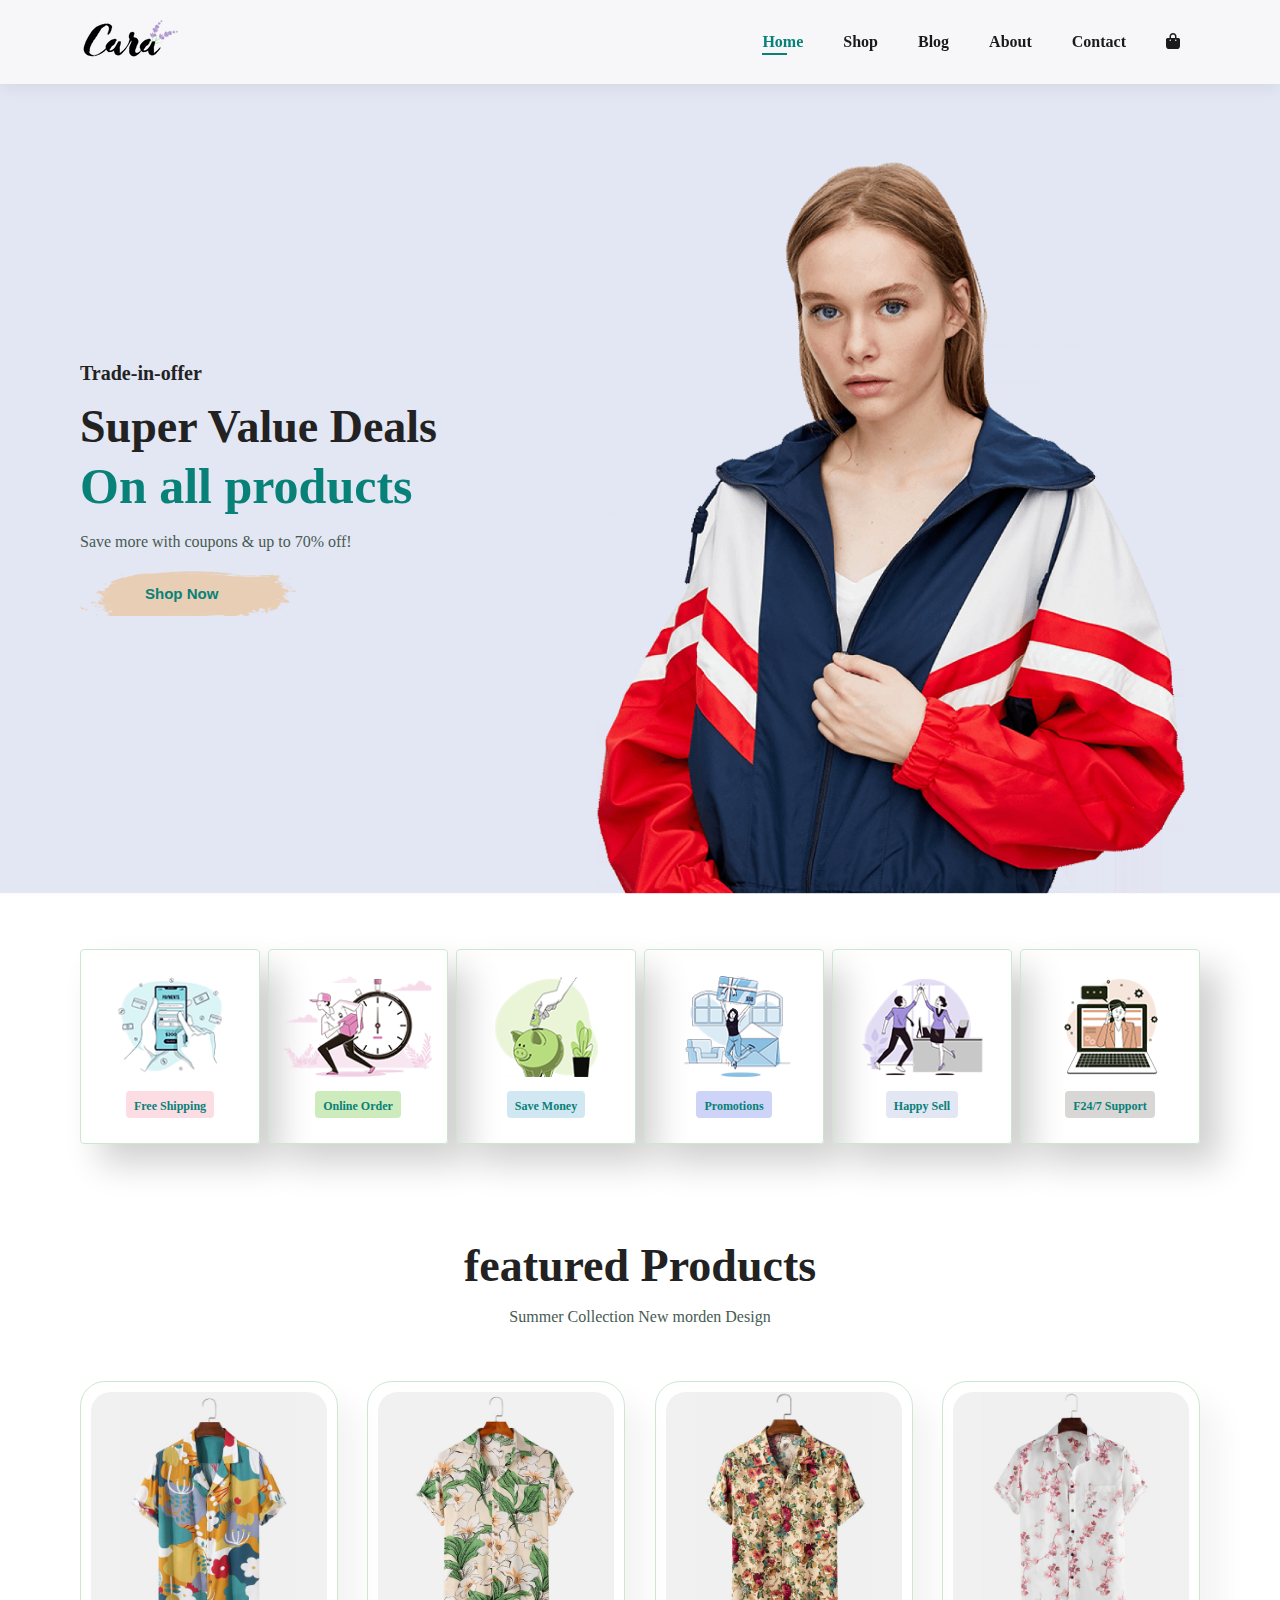
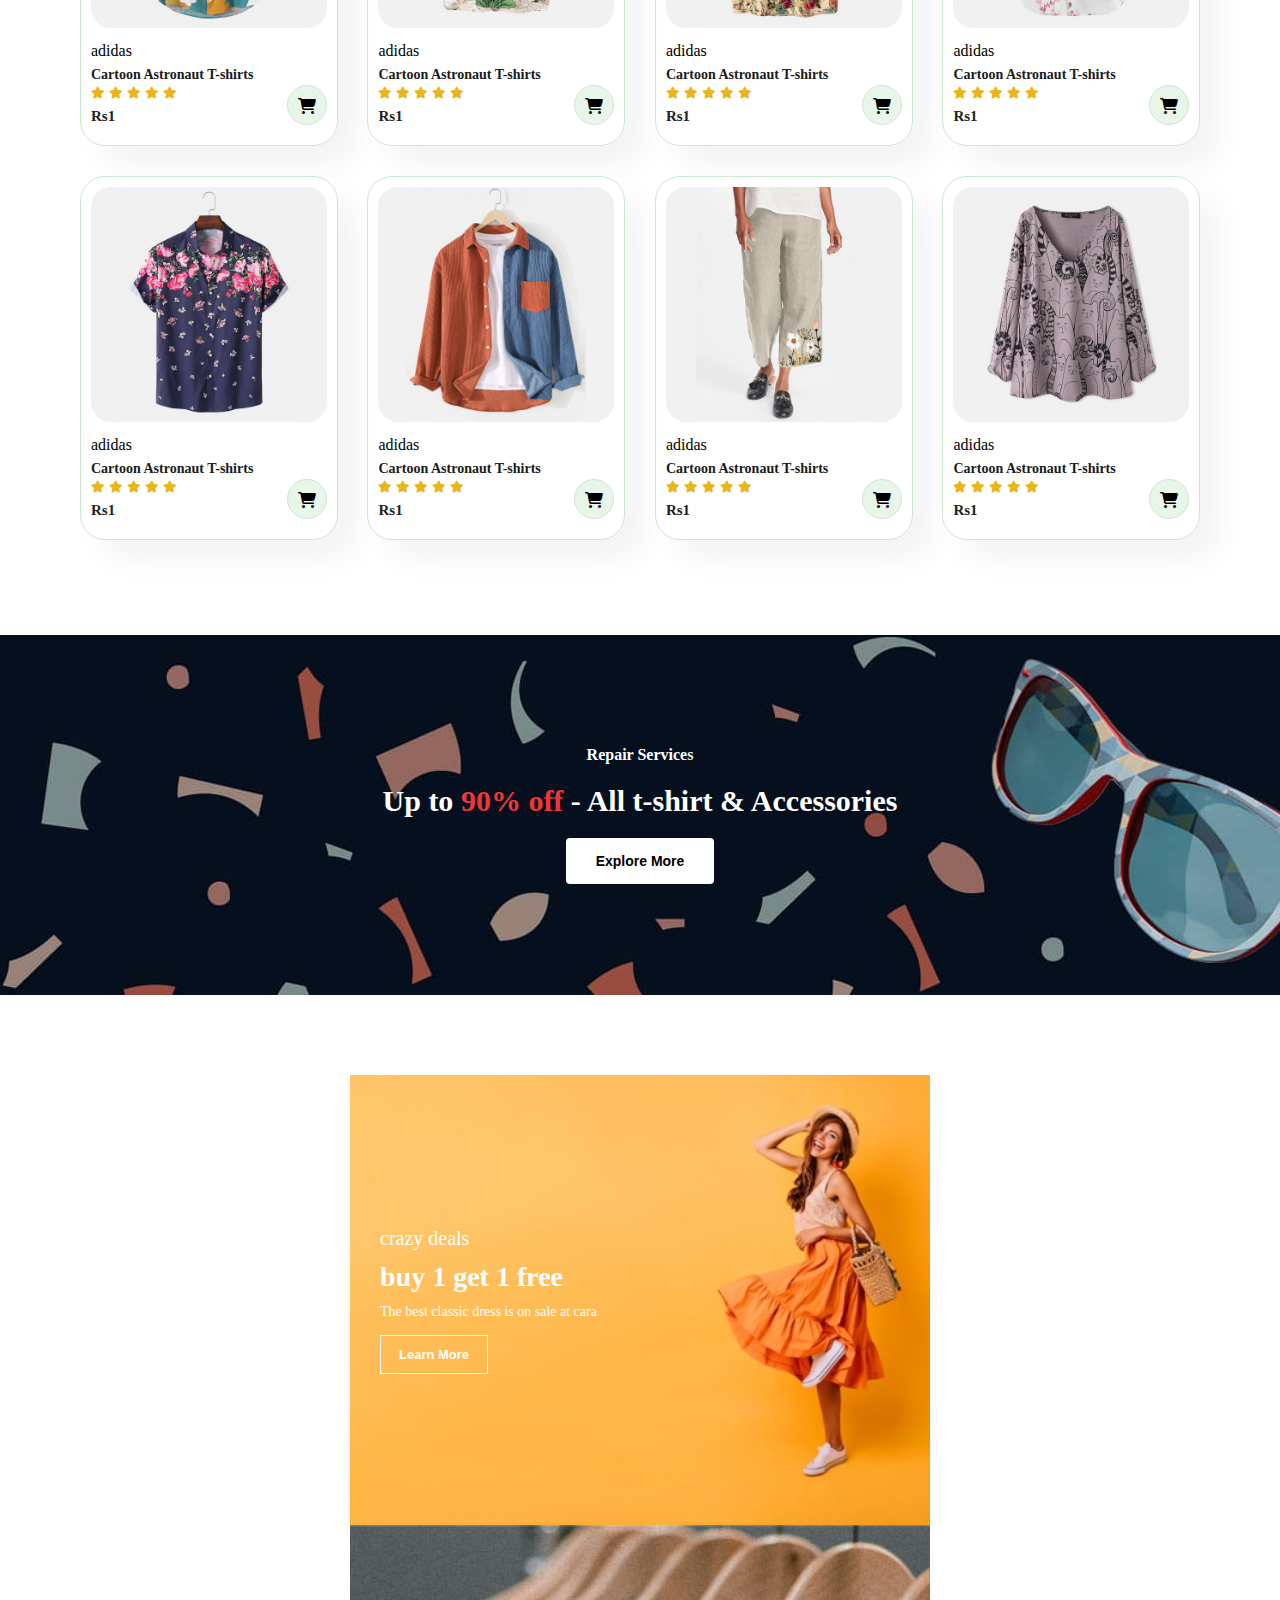
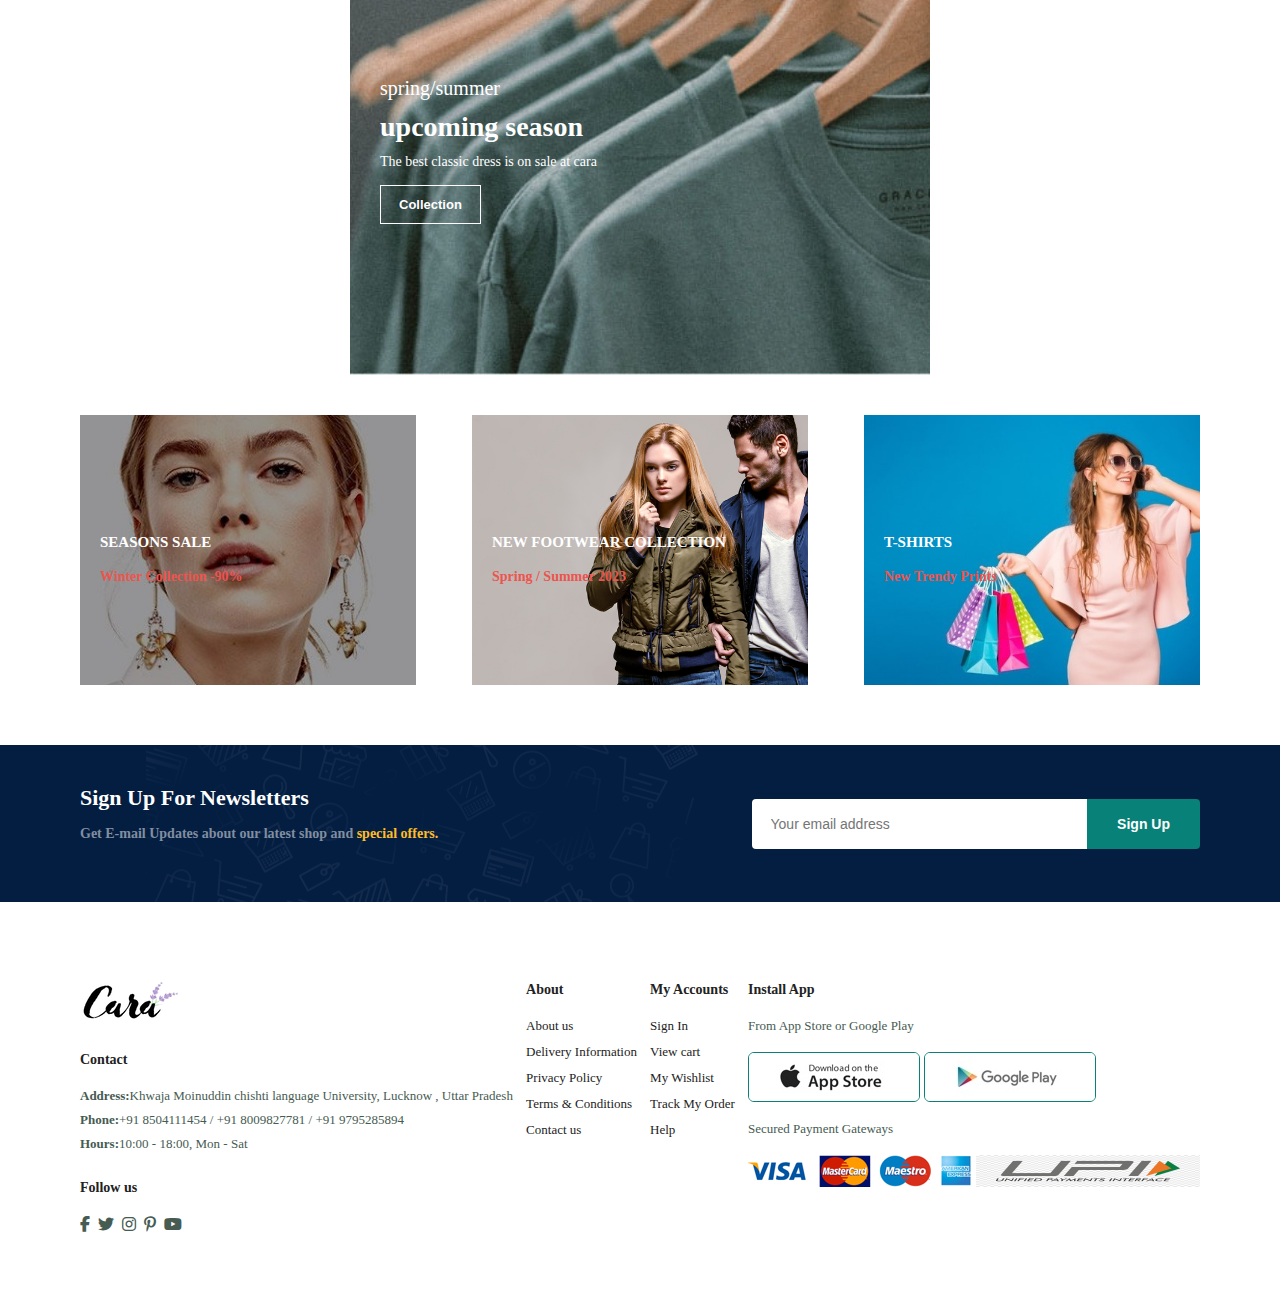
<file: index.html>
<!DOCTYPE html>
<html lang="en">

    <head>
        <meta charset="UTF-8">
        <meta http-equiv="X-UA-compatible" content="IE-edge">
        <meta name="viewport" content="width=device-width, initia-scale=1.0">
        <title>Tanzeel Zaid Faizan Shopping site</title>
        <link rel="stylesheet" href="https://cdnjs.cloudflare.com/ajax/libs/font-awesome/6.2.0/css/all.min.css">
        <link rel="stylesheet" href="style.css">
    </head>

    <body>
        <section id="header">
            <a href="#"><img src="img/logo.png" class="logo" alt=""></a>
    
            <div>
                <ul id="navbar">
                    <li><a class="active" href="index.html">Home</a></li>
                    <li><a href="shop.html">Shop</a></li>
                    <li><a href="blog.html">Blog</a></li>
                    <li><a href="about.html">About</a></li>
                    <li><a href="contact.html">Contact</a></li>
                    <li id="lg-bag"><a href="cart.html"><i class="fa-sharp fa-solid fa-bag-shopping" ></i></a></li>
                    <a href="#" id="close"><i class="fa-solid fa-xmark"></i></a>
                </ul>
            </div>
            <div id="mobile">
                <a href="cart.html"><i class="fa-sharp fa-solid fa-bag-shopping"></i></a>
                <i id="bar" class="fa-solid fa-bars"></i>
            </div>
        </section>
    
    <section id="hero">
        <h4>Trade-in-offer</h4>
        <h2>Super Value Deals</h2>
        <h1>On all products</h1>
        <p>Save more with coupons & up to 70% off! </p>
        <div  onclick="window.location.href='shop.html';">
            <button>Shop Now</button>
        </div>
    
    </section>
    
    <section id="feature" class="section-p1">
        <div class="fe-box">
            <img src="img/features/f1.png" alt="">
            <h6>Free Shipping</h6>
        </div>
        <div class="fe-box">
            <img src="img/features/f2.png" alt="">
            <h6>Online Order</h6>
        </div>
        <div class="fe-box">
            <img src="img/features/f3.png" alt="">
            <h6>Save Money</h6>
        </div>
        <div class="fe-box">
            <img src="img/features/f4.png" alt="">
            <h6>Promotions</h6>
        </div>
        <div class="fe-box">
            <img src="img/features/f5.png" alt="">
            <h6>Happy Sell</h6>
        </div>
        <div class="fe-box">
            <img src="img/features/f6.png" alt="">
            <h6>F24/7 Support</h6>
        </div>
    </section>
    
    <Section id="product1" class="section-p1">
        <h2>featured Products</h2>
        <p>Summer Collection New morden Design</p>
        <div class="pro-container">
            <div class="pro" onclick="window.location.href='sproduct.html';">
                <img src="img/products/f1.jpg" alt="">
                <div class="des">
                    <span>adidas</span>
                    <h5>Cartoon Astronaut T-shirts</h5>
                    <div class="star">
                        <i class="fas fa-star"></i>
                        <i class="fas fa-star"></i>
                        <i class="fas fa-star"></i>
                        <i class="fas fa-star"></i>
                        <i class="fas fa-star"></i>
                    </div>
                    <h4>Rs1</h4>
                </div>
                <a href="#"><i class="cart fa-solid fa-cart-shopping cart"style="color: black;"></i></a>
            </div>
            <div class="pro">
                <img src="img/products/f2.jpg" alt="">
                <div class="des">
                    <span>adidas</span>
                    <h5>Cartoon Astronaut T-shirts</h5>
                    <div class="star">
                        <i class="fas fa-star"></i>
                        <i class="fas fa-star"></i>
                        <i class="fas fa-star"></i>
                        <i class="fas fa-star"></i>
                        <i class="fas fa-star"></i>
                    </div>
                    <h4>Rs1</h4>
                </div>
                <a href="#"><i class="cart fa-solid fa-cart-shopping cart"style="color: black;"></i></a>
            </div>
            <div class="pro">
                <img src="img/products/f3.jpg" alt="">
                <div class="des">
                    <span>adidas</span>
                    <h5>Cartoon Astronaut T-shirts</h5>
                    <div class="star">
                        <i class="fas fa-star"></i>
                        <i class="fas fa-star"></i>
                        <i class="fas fa-star"></i>
                        <i class="fas fa-star"></i>
                        <i class="fas fa-star"></i>
                    </div>
                    <h4>Rs1</h4>
                </div>
                <a href="#"><i class="cart fa-solid fa-cart-shopping cart"style="color: black;"></i></a>
            </div>
            <div class="pro">
                <img src="img/products/f4.jpg" alt="">
                <div class="des">
                    <span>adidas</span>
                    <h5>Cartoon Astronaut T-shirts</h5>
                    <div class="star">
                        <i class="fas fa-star"></i>
                        <i class="fas fa-star"></i>
                        <i class="fas fa-star"></i>
                        <i class="fas fa-star"></i>
                        <i class="fas fa-star"></i>
                    </div>
                    <h4>Rs1</h4>
                </div>
                <a href="#"><i class="cart fa-solid fa-cart-shopping cart"style="color: black;"></i></a>
            </div>
            <div class="pro">
                <img src="img/products/f5.jpg" alt="">
                <div class="des">
                    <span>adidas</span>
                    <h5>Cartoon Astronaut T-shirts</h5>
                    <div class="star">
                        <i class="fas fa-star"></i>
                        <i class="fas fa-star"></i>
                        <i class="fas fa-star"></i>
                        <i class="fas fa-star"></i>
                        <i class="fas fa-star"></i>
                    </div>
                    <h4>Rs1</h4>
                </div>
                <a href="#"><i class="cart fa-solid fa-cart-shopping cart"style="color: black;"></i></a>
            </div>
            <div class="pro">
                <img src="img/products/f6.jpg" alt="">
                <div class="des">
                    <span>adidas</span>
                    <h5>Cartoon Astronaut T-shirts</h5>
                    <div class="star">
                        <i class="fas fa-star"></i>
                        <i class="fas fa-star"></i>
                        <i class="fas fa-star"></i>
                        <i class="fas fa-star"></i>
                        <i class="fas fa-star"></i>
                    </div>
                    <h4>Rs1</h4>
                </div>
                <a href="#"><i class="cart fa-solid fa-cart-shopping cart"style="color: black;"></i></a>
            </div>
            <div class="pro">
                <img src="img/products/f7.jpg" alt="">
                <div class="des">
                    <span>adidas</span>
                    <h5>Cartoon Astronaut T-shirts</h5>
                    <div class="star">
                        <i class="fas fa-star"></i>
                        <i class="fas fa-star"></i>
                        <i class="fas fa-star"></i>
                        <i class="fas fa-star"></i>
                        <i class="fas fa-star"></i>
                    </div>
                    <h4>Rs1</h4>
                </div>
                <a href="#"><i class="cart fa-solid fa-cart-shopping cart"style="color: black;"></i></a>
            </div>
            <div class="pro">
                <img src="img/products/f8.jpg" alt="">
                <div class="des">
                    <span>adidas</span>
                    <h5>Cartoon Astronaut T-shirts</h5>
                    <div class="star">
                        <i class="fas fa-star"></i>
                        <i class="fas fa-star"></i>
                        <i class="fas fa-star"></i>
                        <i class="fas fa-star"></i>
                        <i class="fas fa-star"></i>
                    </div>
                    <h4>Rs1</h4>
                </div>
                <a href="#"><i class="cart fa-solid fa-cart-shopping cart"style="color: black;"></i></a>
            </div>
        </div>
    </Section>
    
    <section id="banner" class="section-m1">
        <h4>Repair Services</h4>
        <h2>Up to <span>90% off</span> - All t-shirt & Accessories</h2>
        <button class="normal">Explore More</button>
    </section>
    
    <section id="sm-banner" class="section-p1">
        <div class="banner-box">
            <h4>crazy deals</h4>
            <h2>buy 1 get 1 free</h2>
            <span>The best classic dress is on sale at cara</span>
            <button class="white">Learn More</button>
        </div>
        <div class="banner-box banner-box2">
            <h4>spring/summer</h4>
            <h2>upcoming season</h2>
            <span>The best classic dress is on sale at cara</span>
            <button class="white">Collection</button>
        </div>
    </section>
    
    <section id="banner3">
        <div class="banner-box">
            <h2>SEASONS SALE</h2>
            <h3>Winter Collection -90%</h3>
        </div>
        <div class="banner-box banner-box2">
            <h2>NEW FOOTWEAR COLLECTION</h2>
            <h3>Spring / Summer 2023</h3>
        </div>
        <div class="banner-box banner-box3">
            <h2>T-SHIRTS</h2>
            <h3>New Trendy Prints</h3>
        </div>
    </section>
    
    <section id="newletter" class="section-p1 section-m1">
        <div class="newtext">
            <h4>Sign Up For Newsletters</h4>
            <p>Get E-mail Updates about our latest shop and <span>special offers.</span></p>
        </div>
        <div class="form">
            <input type="text" placeholder="Your email address">
            <button class="normal">Sign Up</button>
        </div>
    </section>
    
    <footer class="section-p1">
        <div class="col">
            <img class="logo" src="img/logo.png" alt="">
            <h4>Contact</h4>
            <p><strong>Address:</strong>Khwaja Moinuddin chishti language University, Lucknow , Uttar Pradesh</p>
            <p><strong>Phone:</strong>+91 8504111454 / +91 8009827781 / +91 9795285894</p>
            <p><strong>Hours:</strong>10:00 - 18:00, Mon - Sat</p>
            <div class="follow">
                <h4>Follow us</h4>
                <div class="icon">
                    <i class="fa-brands fa-facebook-f"></i>
                    <i class="fa-brands fa-twitter"></i>
                    <i class="fa-brands fa-instagram"></i>
                    <i class="fa-brands fa-pinterest-p"></i>
                    <i class="fa-brands fa-youtube"></i>
                </div>
            </div>
        </div>
        <div class="col">
            <h4>About</h4>
            <a href="#">About us</a>
            <a href="#">Delivery Information</a>
            <a href="#">Privacy Policy</a>
            <a href="#">Terms & Conditions</a>
            <a href="#">Contact us</a>
        </div>
        <div class="col">
            <h4>My Accounts</h4>
            <a href="#">Sign In</a>
            <a href="#">View cart</a>
            <a href="#">My Wishlist</a>
            <a href="#">Track My Order</a>
            <a href="#">Help</a>
        </div>
        <div class="install">
            <h4>Install App</h4>
            <p>From App Store or Google Play</p>
            <div class="row">
                <img src="img/pay/app.jpg" alt="">
                <img src="img/pay/play.jpg" alt="">
            </div>
            <p>Secured Payment Gateways</p>
            <img src="img/pay/pay.png" alt="">
            <img src="img/pay/upi1.png" alt="">
        </div>
    </footer>
    
        <script scr="script.js"></script>
    </body>

</html>
</file>
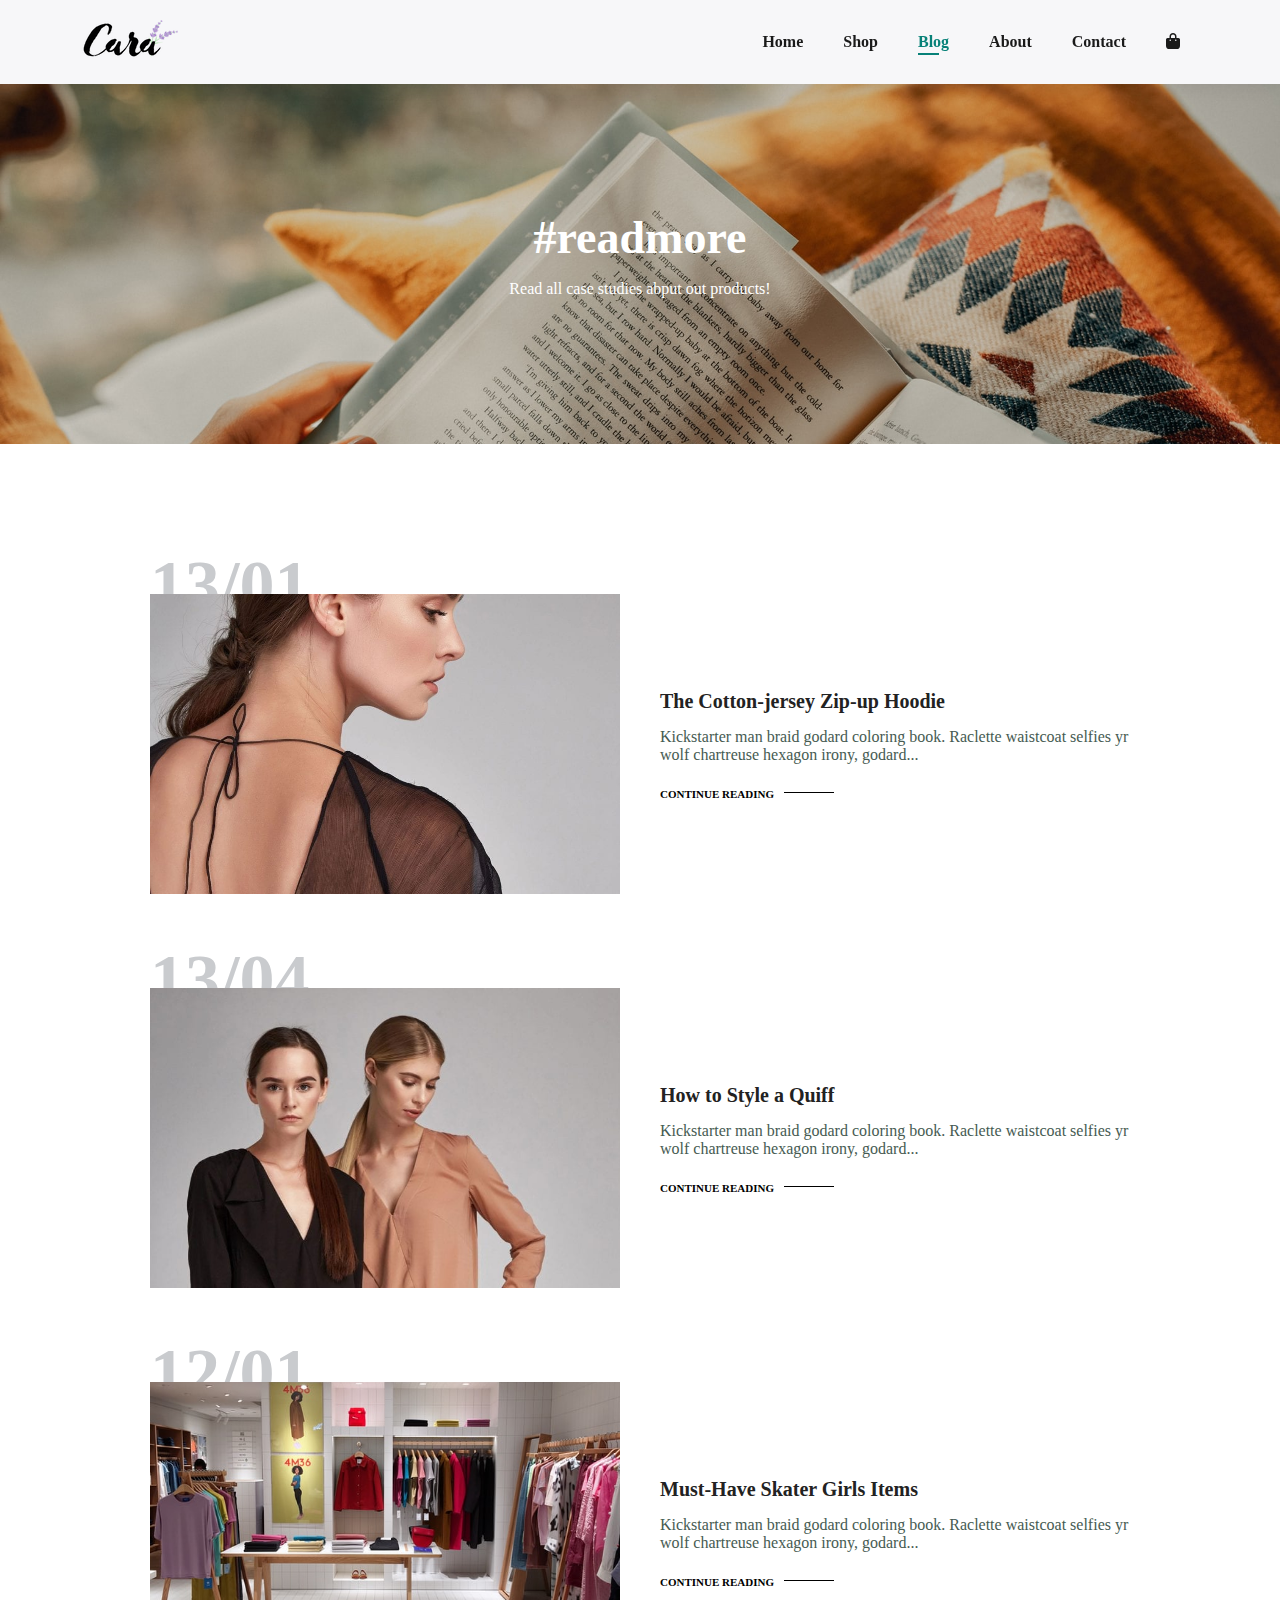
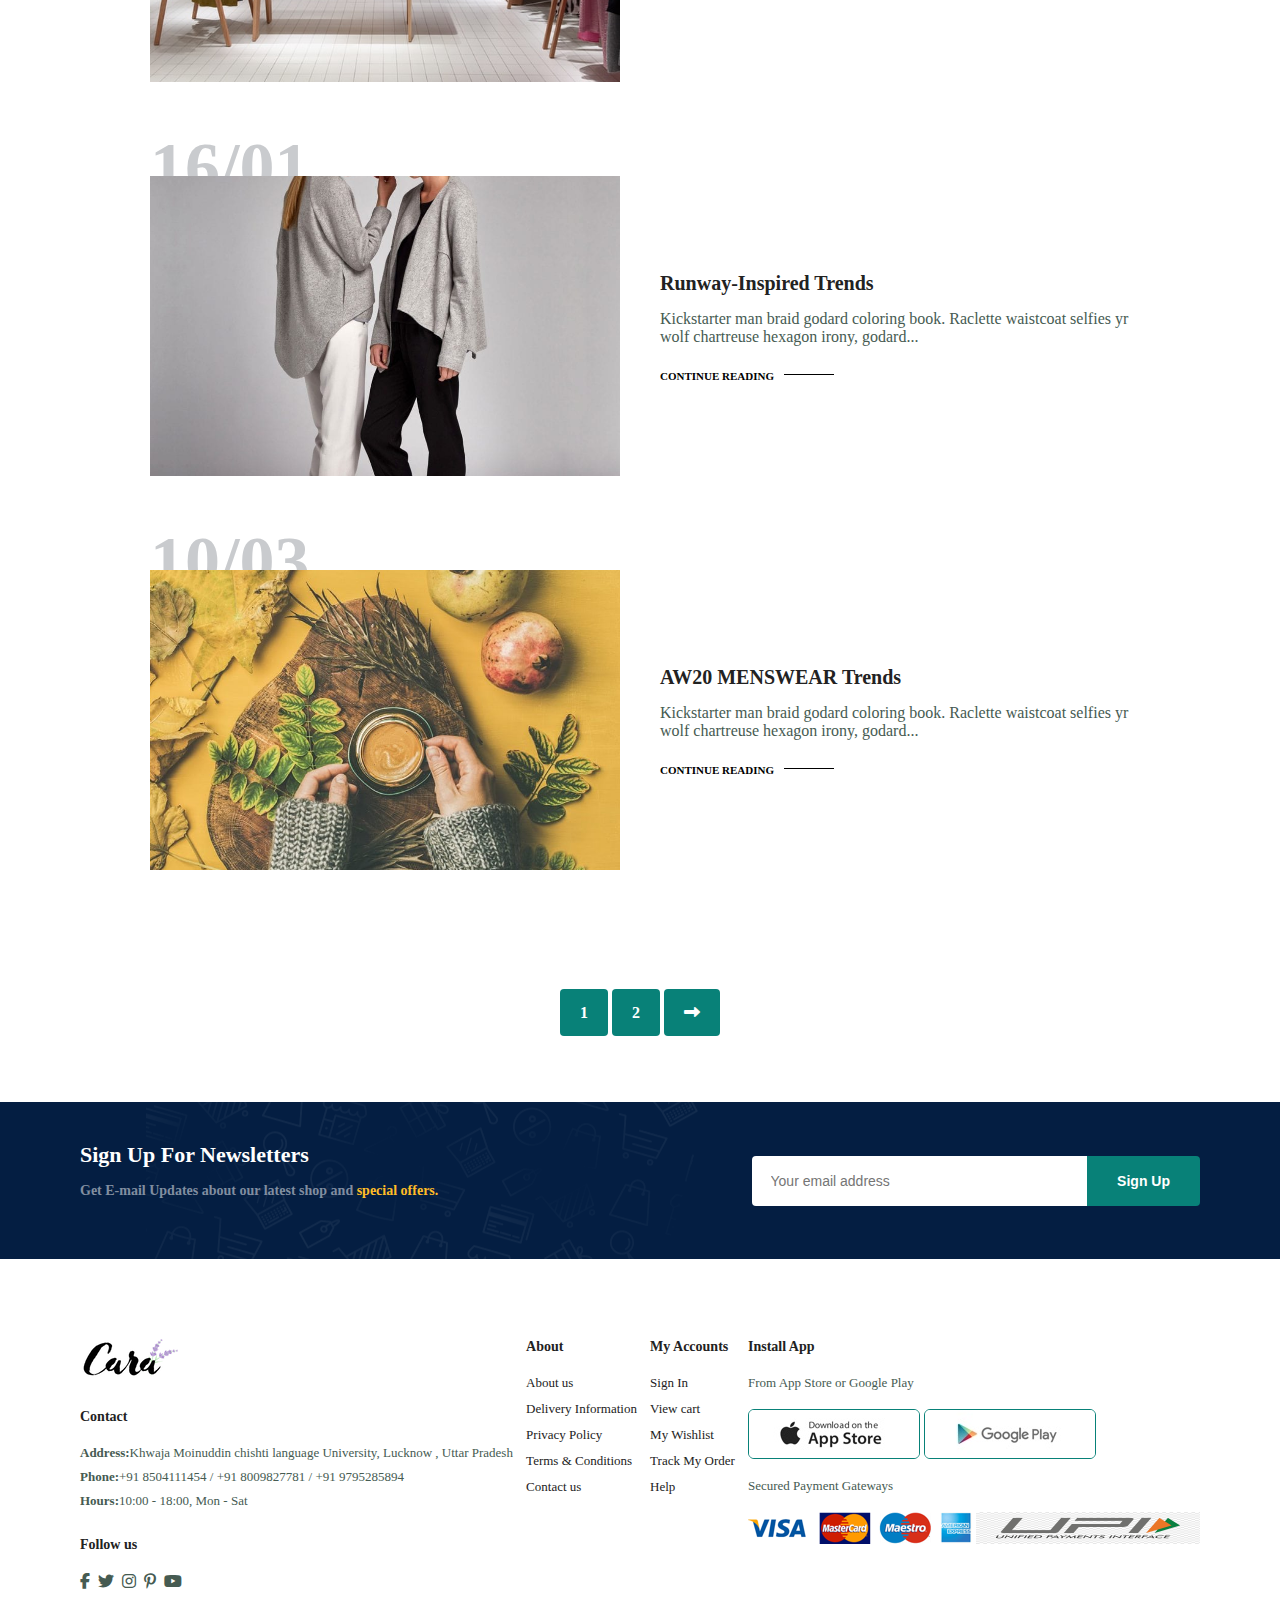
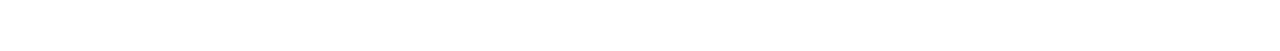
<file: blog.html>
<!DOCTYPE html>
<html lang="en">

<head>
    <meta charset="UTF-8">
    <meta http-equiv="X-UA-compatible" content="IE-edge">
    <meta name="viewport" content="width=device-width, initia-scale=1.0">
    <title>Tanzeel Zaid Faizan Shopping site</title>
    <link rel="stylesheet" href="https://cdnjs.cloudflare.com/ajax/libs/font-awesome/6.2.0/css/all.min.css">
    <link rel="stylesheet" href="style.css">
</head>

<body>
    <section id="header">
        <a href="#"><img src="img/logo.png" class="logo" alt=""></a>

        <div>
            <ul id="navbar">
                <li><a href="index.html">Home</a></li>
                <li><a href="shop.html">Shop</a></li>
                <li><a class="active" href="blog.html">Blog</a></li>
                <li><a href="about.html">About</a></li>
                <li><a href="contact.html">Contact</a></li>
                <li id="lg-bag"><a href="cart.html"><i class="fa-sharp fa-solid fa-bag-shopping" ></i></a></li>
                <a href="#" id="close"><i class="fa-solid fa-xmark"></i></a>
            </ul>
        </div>
        <div id="mobile">
            <a href="cart.html"><i class="fa-sharp fa-solid fa-bag-shopping"></i></a>
            <i id="bar" class="fa-solid fa-bars"></i>
        </div>
    </section>

<section id="page-header" class="blog-header">
    <h2>#readmore</h2>
    <p>Read all case studies abput out products!</p>
</section>

<section id="blog">
    <div class="blog-box">
        <div class="blog-img">
            <img src="img/blog/b1.jpg" alt="">
        </div>
        <div class="blog-details">
            <h4>The Cotton-jersey Zip-up Hoodie</h4>
            <p>Kickstarter man braid godard coloring book. Raclette waistcoat selfies
             yr wolf chartreuse hexagon irony, godard...</p>
            <a href="#">CONTINUE READING</a>
        </div>
        <h1>13/01</h1>
    </div>
    <div class="blog-box">
        <div class="blog-img">
            <img src="img/blog/b2.jpg" alt="">
        </div>
        <div class="blog-details">
            <h4>How to Style a Quiff</h4>
            <p>Kickstarter man braid godard coloring book. Raclette waistcoat selfies
             yr wolf chartreuse hexagon irony, godard...</p>
            <a href="#">CONTINUE READING</a>
        </div>
        <h1>13/04</h1>
    </div>
    <div class="blog-box">
        <div class="blog-img">
            <img src="img/blog/b3.jpg" alt="">
        </div>
        <div class="blog-details">
            <h4>Must-Have Skater Girls Items </h4>
            <p>Kickstarter man braid godard coloring book. Raclette waistcoat selfies
             yr wolf chartreuse hexagon irony, godard...</p>
            <a href="#">CONTINUE READING</a>
        </div>
        <h1>12/01</h1>
    </div>
    <div class="blog-box">
        <div class="blog-img">
            <img src="img/blog/b4.jpg" alt="">
        </div>
        <div class="blog-details">
            <h4>Runway-Inspired Trends</h4>
            <p>Kickstarter man braid godard coloring book. Raclette waistcoat selfies
             yr wolf chartreuse hexagon irony, godard...</p>
            <a href="#">CONTINUE READING</a>
        </div>
        <h1>16/01</h1>
    </div>
    <div class="blog-box">
        <div class="blog-img">
            <img src="img/blog/b6.jpg" alt="">
        </div>
        <div class="blog-details">
            <h4>AW20 MENSWEAR Trends</h4>
            <p>Kickstarter man braid godard coloring book. Raclette waistcoat selfies
             yr wolf chartreuse hexagon irony, godard...</p>
            <a href="#">CONTINUE READING</a>
        </div>
        <h1>10/03</h1>
    </div>
</section>

<section id="pagination" class="section-p1">
    <a href="#">1</a>
    <a href="#">2</a>
    <a href="#"><i class="fa-solid fa-right-long"></i></a>
</section>

<section id="newletter" class="section-p1 section-m1">
    <div class="newtext">
        <h4>Sign Up For Newsletters</h4>
        <p>Get E-mail Updates about our latest shop and <span>special offers.</span></p>
    </div>
    <div class="form">
        <input type="text" placeholder="Your email address">
        <button class="normal">Sign Up</button>
    </div>
</section>

<footer class="section-p1">
    <div class="col">
        <img class="logo" src="img/logo.png" alt="">
        <h4>Contact</h4>
        <p><strong>Address:</strong>Khwaja Moinuddin chishti language University, Lucknow , Uttar Pradesh</p>
        <p><strong>Phone:</strong>+91 8504111454 / +91 8009827781 / +91 9795285894</p>
        <p><strong>Hours:</strong>10:00 - 18:00, Mon - Sat</p>
        <div class="follow">
            <h4>Follow us</h4>
            <div class="icon">
                <i class="fa-brands fa-facebook-f"></i>
                <i class="fa-brands fa-twitter"></i>
                <i class="fa-brands fa-instagram"></i>
                <i class="fa-brands fa-pinterest-p"></i>
                <i class="fa-brands fa-youtube"></i>
            </div>
        </div>
    </div>
    <div class="col">
        <h4>About</h4>
        <a href="#">About us</a>
        <a href="#">Delivery Information</a>
        <a href="#">Privacy Policy</a>
        <a href="#">Terms & Conditions</a>
        <a href="#">Contact us</a>
    </div>
    <div class="col">
        <h4>My Accounts</h4>
        <a href="#">Sign In</a>
        <a href="#">View cart</a>
        <a href="#">My Wishlist</a>
        <a href="#">Track My Order</a>
        <a href="#">Help</a>
    </div>
    <div class="install">
        <h4>Install App</h4>
        <p>From App Store or Google Play</p>
        <div class="row">
            <img src="img/pay/app.jpg" alt="">
            <img src="img/pay/play.jpg" alt="">
        </div>
        <p>Secured Payment Gateways</p>
        <img src="img/pay/pay.png" alt="">
        <img src="img/pay/upi1.png" alt="">
    </div>
</footer>

    <script scr="script.js"></script>
</body>

</html>
</file>
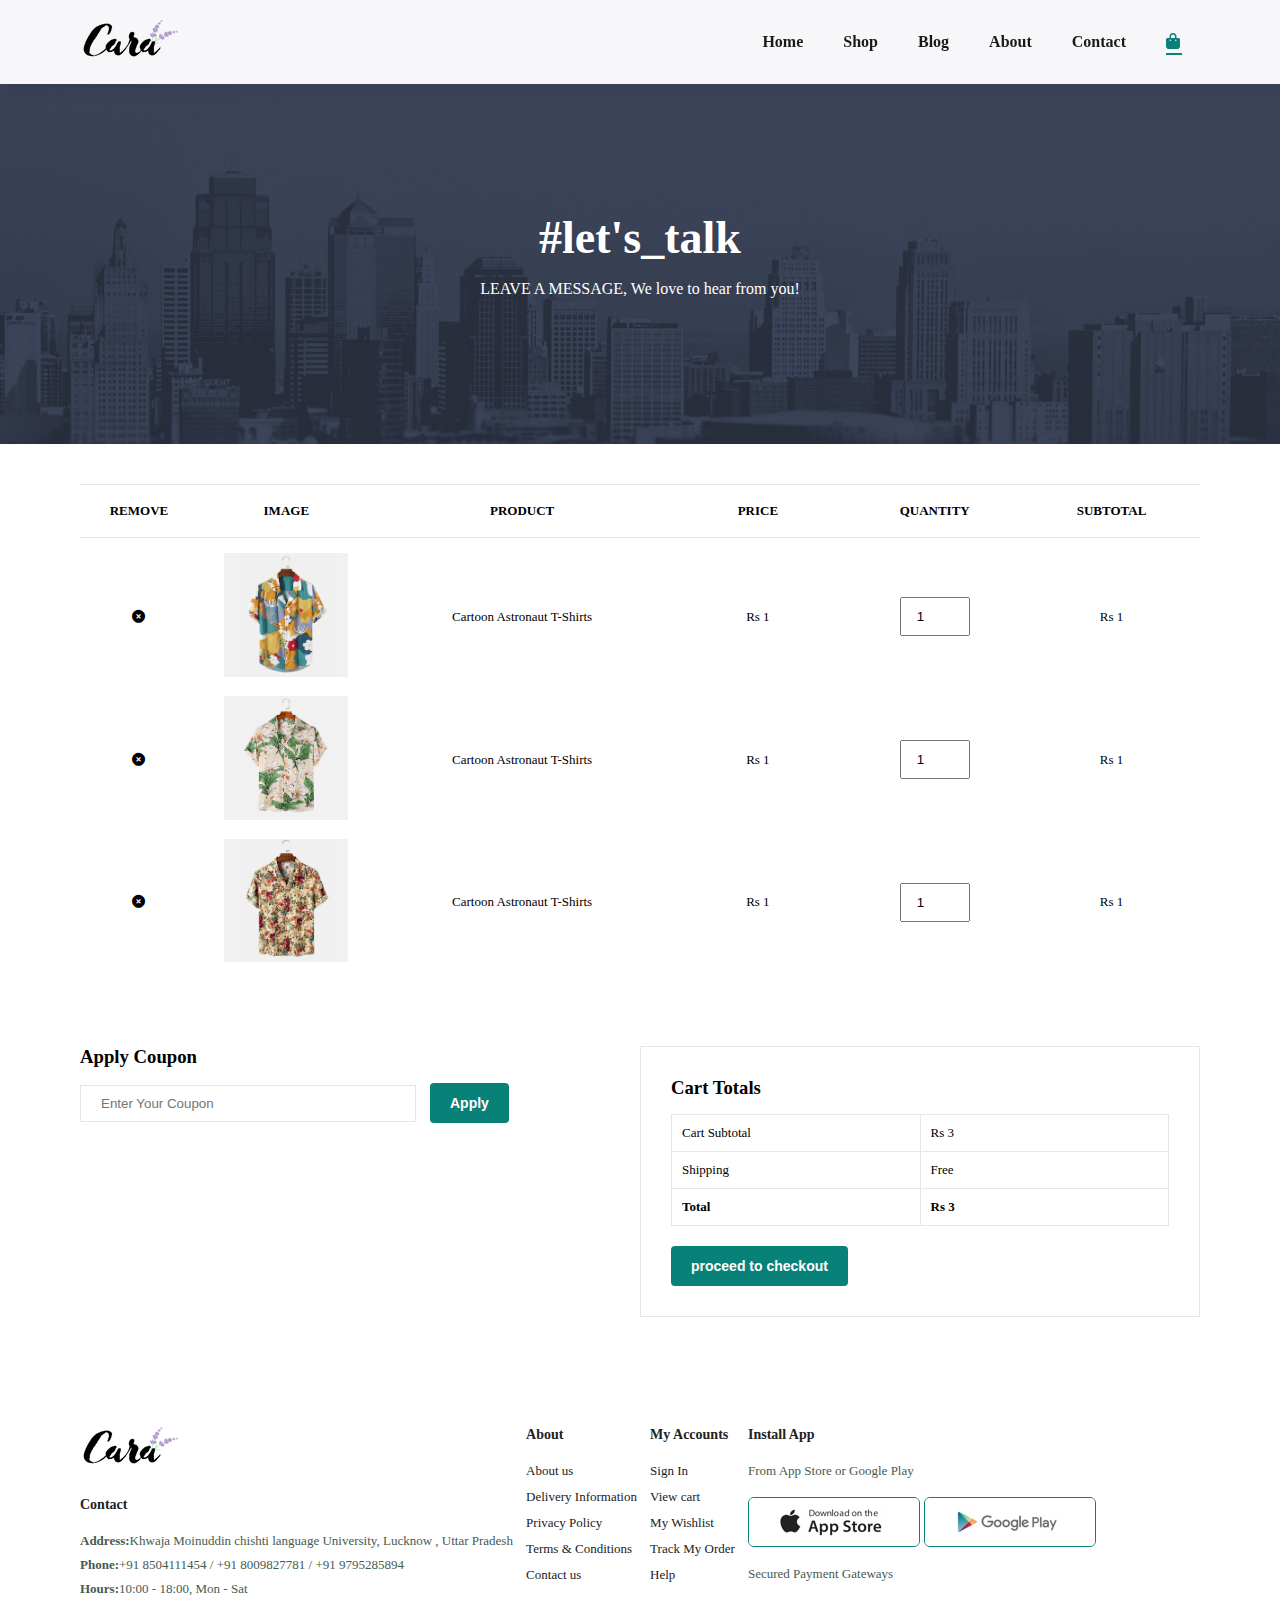
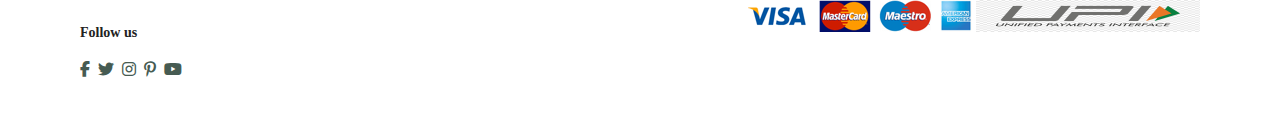
<file: cart.html>
<!DOCTYPE html>
<html lang="en">

<head>
    <meta charset="UTF-8">
    <meta http-equiv="X-UA-compatible" content="IE-edge">
    <meta name="viewport" content="width=device-width, initia-scale=1.0">
    <title>Tanzeel Zaid Faizan Shopping site</title>
    <link rel="stylesheet" href="https://cdnjs.cloudflare.com/ajax/libs/font-awesome/6.2.0/css/all.min.css">
    <link rel="stylesheet" href="style.css">
</head>

<body>
    <section id="header">
        <a href="#"><img src="img/logo.png" class="logo" alt=""></a>

        <div>
            <ul id="navbar">
                <li><a href="index.html">Home</a></li>
                <li><a href="shop.html">Shop</a></li>
                <li><a href="Blog.html">Blog</a></li>
                <li><a href="about.html">About</a></li>
                <li><a href="contact.html">Contact</a></li>
                <li id="lg-bag"><a class="active" href="cart.html"><i class="fa-sharp fa-solid fa-bag-shopping" ></i></a></li>
                <a href="#" id="close"><i class="fa-solid fa-xmark"></i></a>
            </ul>
        </div>
        <div id="mobile">
            <a href="cart.html"><i class="fa-sharp fa-solid fa-bag-shopping"></i></a>
            <i id="bar" class="fa-solid fa-bars"></i>
        </div>
    </section>

<section id="page-header" class="about-header">
    <h2>#let's_talk</h2>
    <p>LEAVE A MESSAGE, We love to hear from you!</p>
</section>

<section id="cart" class="section-p1">
    <table width="100%">
        <thead>
            <tr>
                <td>Remove</td>
                <td>Image</td>
                <td>Product</td>
                <td>Price</td>
                <td>Quantity</td>
                <td>Subtotal</td>
            </tr>
        </thead>
        <tbody>
            <tr>
                 <td></i><a href="#"><i class="fa-solid fa-circle-xmark" style="color: black;"></a></td>
                 <td><img src="img/products/f1.jpg" alt=""></td>
                 <td>Cartoon Astronaut T-Shirts</td>
                 <td>Rs 1</td>
                 <td><input type="number" value="1"></td>
                 <td>Rs 1</td>
            </tr>
            <tr>
                <td></i><a href="#"><i class="fa-solid fa-circle-xmark" style="color: black;"></a></td>
                <td><img src="img/products/f2.jpg" alt=""></td>
                <td>Cartoon Astronaut T-Shirts</td>
                <td>Rs 1</td>
                <td><input type="number" value="1"></td>
                <td>Rs 1</td>
           </tr>
           <tr>
            <td></i><a href="#"><i class="fa-solid fa-circle-xmark" style="color: black;"></a></td>
            <td><img src="img/products/f3.jpg" alt=""></td>
            <td>Cartoon Astronaut T-Shirts</td>
            <td>Rs 1</td>
            <td><input type="number" value="1"></td>
            <td>Rs 1</td>
       </tr>
        </tbody>
    </table>
</section>

<section id="cart-add" class="section-p1">
    <div id="coupon">
        <h3>Apply Coupon</h3>
        <div>
            <input type="text" placeholder="Enter Your Coupon">
            <button class="normal">Apply</button>
        </div>
    </div>
    <div id="subtotal">
        <h3>Cart Totals</h3>
        <table>
            <tr>
                <td>Cart Subtotal</td>
                <td>Rs 3</td>
            </tr>
            <tr>
                <td>Shipping</td>
                <td>Free</td>
            </tr>
            <tr>
                <td><strong>Total</strong></td>
                <td><strong>Rs 3</strong></td>
            </tr>
        </table>
        <button class="normal">proceed to checkout</button>
    </div>
</section>

<footer class="section-p1">
    <div class="col">
        <img class="logo" src="img/logo.png" alt="">
        <h4>Contact</h4>
        <p><strong>Address:</strong>Khwaja Moinuddin chishti language University, Lucknow , Uttar Pradesh</p>
        <p><strong>Phone:</strong>+91 8504111454 / +91 8009827781 / +91 9795285894</p>
        <p><strong>Hours:</strong>10:00 - 18:00, Mon - Sat</p>
        <div class="follow">
            <h4>Follow us</h4>
            <div class="icon">
                <i class="fa-brands fa-facebook-f"></i>
                <i class="fa-brands fa-twitter"></i>
                <i class="fa-brands fa-instagram"></i>
                <i class="fa-brands fa-pinterest-p"></i>
                <i class="fa-brands fa-youtube"></i>
            </div>
        </div>
    </div>
    <div class="col">
        <h4>About</h4>
        <a href="#">About us</a>
        <a href="#">Delivery Information</a>
        <a href="#">Privacy Policy</a>
        <a href="#">Terms & Conditions</a>
        <a href="#">Contact us</a>
    </div>
    <div class="col">
        <h4>My Accounts</h4>
        <a href="#">Sign In</a>
        <a href="#">View cart</a>
        <a href="#">My Wishlist</a>
        <a href="#">Track My Order</a>
        <a href="#">Help</a>
    </div>
    <div class="install">
        <h4>Install App</h4>
        <p>From App Store or Google Play</p>
        <div class="row">
            <img src="img/pay/app.jpg" alt="">
            <img src="img/pay/play.jpg" alt="">
        </div>
        <p>Secured Payment Gateways</p>
        <img src="img/pay/pay.png" alt="">
        <img src="img/pay/upi1.png" alt="">
    </div>
</footer>

    <script scr="script.js"></script>
</body>

</html>
</file>
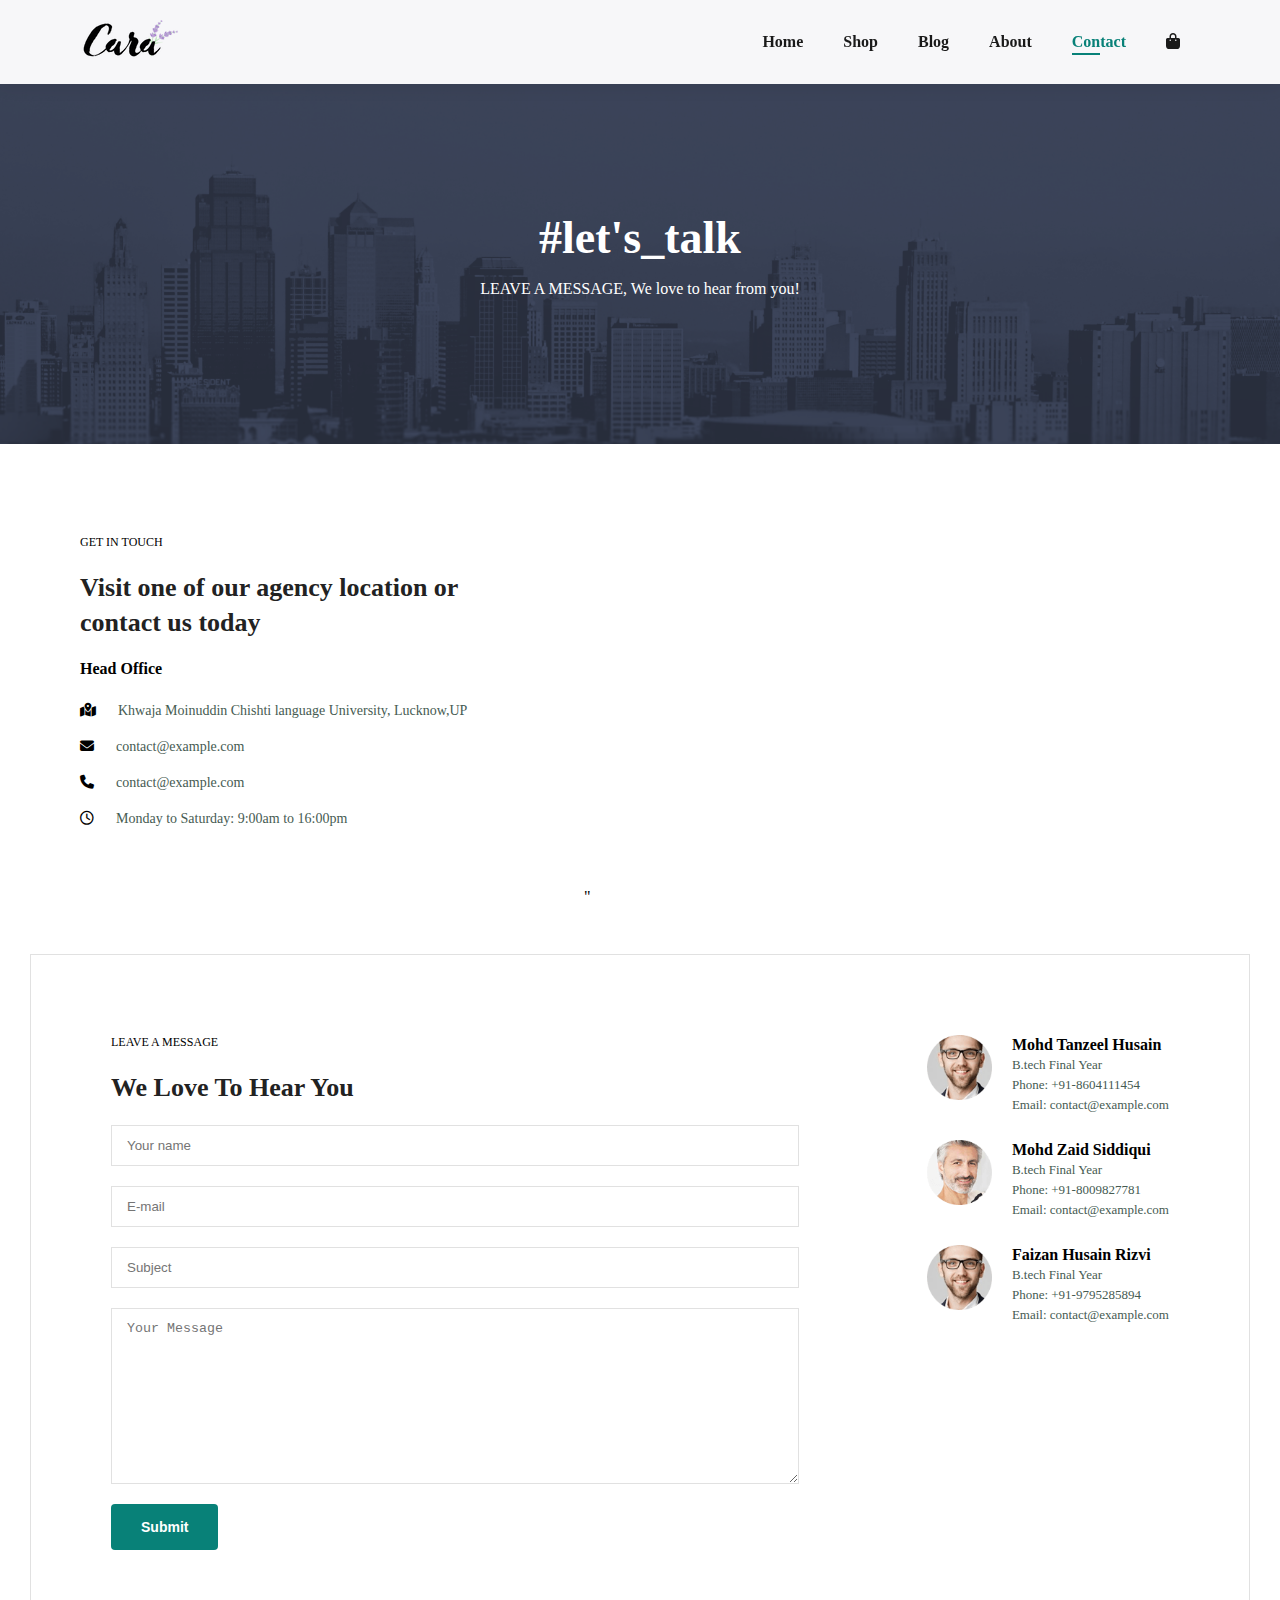
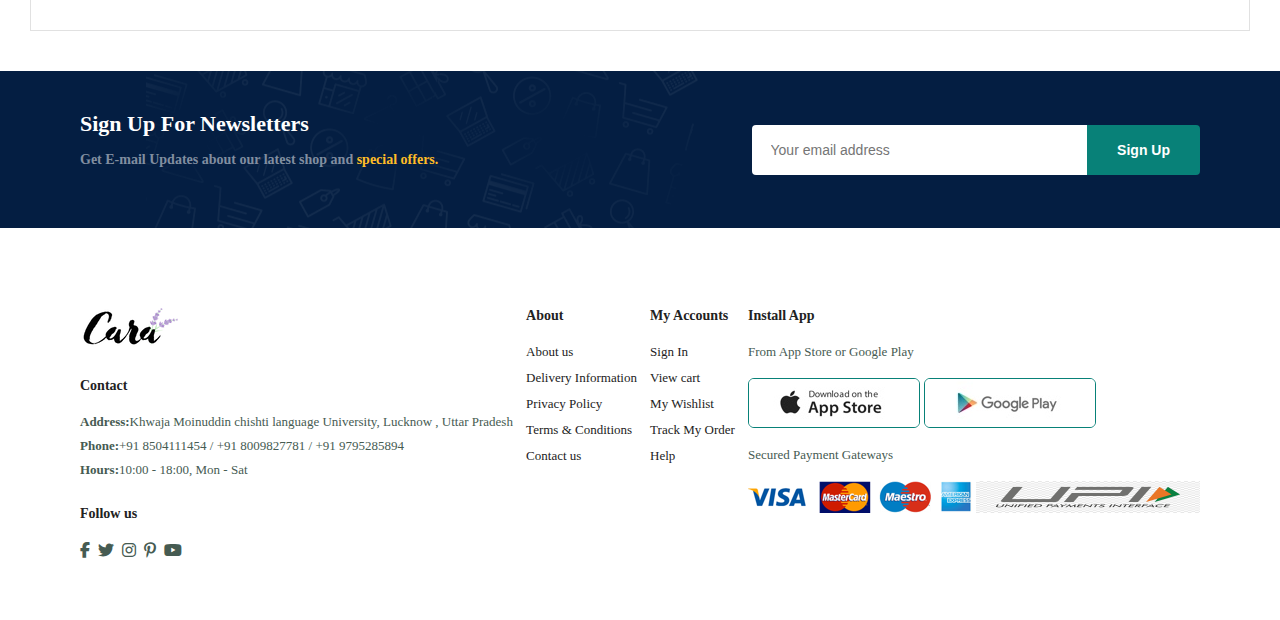
<file: contact.html>
<!DOCTYPE html>
<html lang="en">

<head>
    <meta charset="UTF-8">
    <meta http-equiv="X-UA-compatible" content="IE-edge">
    <meta name="viewport" content="width=device-width, initia-scale=1.0">
    <title>Tanzeel Zaid Faizan Shopping site</title>
    <link rel="stylesheet" href="https://cdnjs.cloudflare.com/ajax/libs/font-awesome/6.2.0/css/all.min.css">
    <link rel="stylesheet" href="style.css">
</head>

<body>
    <section id="header">
        <a href="#"><img src="img/logo.png" class="logo" alt=""></a>

        <div>
            <ul id="navbar">
                <li><a href="index.html">Home</a></li>
                <li><a href="shop.html">Shop</a></li>
                <li><a href="Blog.html">Blog</a></li>
                <li><a href="about.html">About</a></li>
                <li><a class="active"  href="contact.html">Contact</a></li>
                <li id="lg-bag"><a href="cart.html"><i class="fa-sharp fa-solid fa-bag-shopping" ></i></a></li>
                <a href="#" id="close"><i class="fa-solid fa-xmark"></i></a>
            </ul>
        </div>
        <div id="mobile">
            <a href="cart.html"><i class="fa-sharp fa-solid fa-bag-shopping"></i></a>
            <i id="bar" class="fa-solid fa-bars"></i>
        </div>
    </section>

<section id="page-header" class="about-header">
    <h2>#let's_talk</h2>
    <p>LEAVE A MESSAGE, We love to hear from you!</p>
</section>

<section id="contact-details" class="section-p1">
    <div class="details">
        <span>GET IN TOUCH</span>
        <h2>Visit one of our agency location or contact us today</h2>
        <h3>Head Office</h3>
        <div>
            <li>
                <i class="fa-solid fa-map-location-dot"></i>
                <p>Khwaja Moinuddin Chishti language University, Lucknow,UP</p>
            </li>
            <li>
                <i class="fa-solid fa-envelope"></i>
                <p>contact@example.com</p>
            </li>
            <li>
                <i class="fa-solid fa-phone"></i>
                <p>contact@example.com</p>
            </li>
            <li>
                <i class="fa-regular fa-clock"></i>
                <p>Monday to Saturday: 9:00am to 16:00pm</p>
            </li>
        </div>
    </div>

    <div class="map">
        <iframe src="https://www.google.com/maps/embed?pb=!1m18!1m12!1m3!1d3557.1988924623756!2d80.89408433124751!3d26.92890848531215!2m3!1f0!2f0!3f0!3m2!1i1024!2i768!4f13.1!3m3!1m2!1s0x399956564d730943%3A0xa3f27afc8ce7218b!2sKhwaja%20Moinuddin%20Chishti%20Language%20University!5e0!3m2!1sen!2sin!4v1664370537428!5m2!1sen!2sin" width="600" height="450" style="border:0;" allowfullscreen="" loading="lazy" referrerpolicy="no-referrer-when-downgrade"></iframe>"
    </div>
</section>

<section id="form-details">
    <form action="">
        <span>LEAVE A MESSAGE</span>
        <h2>We Love To Hear You</h2>
        <input type="text" placeholder="Your name">
        <input type="text" placeholder="E-mail">
        <input type="text" placeholder="Subject">
        <textarea name="" id="" cols="30" rows="10" placeholder="Your Message"></textarea>
        <button class="normal">Submit</button>
    </form>

    <div class="people">
        <div>
            <img src="img/people/2.png" alt="">
            <p><span>Mohd Tanzeel Husain</span>B.tech Final Year <br> Phone: +91-8604111454 <br> Email: contact@example.com</p>
        </div>
        <div>
            <img src="img/people/1.png" alt="">
            <p><span>Mohd Zaid Siddiqui</span>B.tech Final Year <br> Phone: +91-8009827781 <br> Email: contact@example.com</p>
        </div>
        <div>
            <img src="img/people/2.png" alt="">
            <p><span>Faizan Husain Rizvi</span>B.tech Final Year <br> Phone: +91-9795285894 <br> Email: contact@example.com</p>
        </div>
    </div>
</section>

<section id="newletter" class="section-p1 section-m1">
    <div class="newtext">
        <h4>Sign Up For Newsletters</h4>
        <p>Get E-mail Updates about our latest shop and <span>special offers.</span></p>
    </div>
    <div class="form">
        <input type="text" placeholder="Your email address">
        <button class="normal">Sign Up</button>
    </div>
</section>

<footer class="section-p1">
    <div class="col">
        <img class="logo" src="img/logo.png" alt="">
        <h4>Contact</h4>
        <p><strong>Address:</strong>Khwaja Moinuddin chishti language University, Lucknow , Uttar Pradesh</p>
        <p><strong>Phone:</strong>+91 8504111454 / +91 8009827781 / +91 9795285894</p>
        <p><strong>Hours:</strong>10:00 - 18:00, Mon - Sat</p>
        <div class="follow">
            <h4>Follow us</h4>
            <div class="icon">
                <i class="fa-brands fa-facebook-f"></i>
                <i class="fa-brands fa-twitter"></i>
                <i class="fa-brands fa-instagram"></i>
                <i class="fa-brands fa-pinterest-p"></i>
                <i class="fa-brands fa-youtube"></i>
            </div>
        </div>
    </div>
    <div class="col">
        <h4>About</h4>
        <a href="#">About us</a>
        <a href="#">Delivery Information</a>
        <a href="#">Privacy Policy</a>
        <a href="#">Terms & Conditions</a>
        <a href="#">Contact us</a>
    </div>
    <div class="col">
        <h4>My Accounts</h4>
        <a href="#">Sign In</a>
        <a href="#">View cart</a>
        <a href="#">My Wishlist</a>
        <a href="#">Track My Order</a>
        <a href="#">Help</a>
    </div>
    <div class="install">
        <h4>Install App</h4>
        <p>From App Store or Google Play</p>
        <div class="row">
            <img src="img/pay/app.jpg" alt="">
            <img src="img/pay/play.jpg" alt="">
        </div>
        <p>Secured Payment Gateways</p>
        <img src="img/pay/pay.png" alt="">
        <img src="img/pay/upi1.png" alt="">
    </div>
</footer>

    <script scr="script.js"></script>
</body>

</html>
</file>
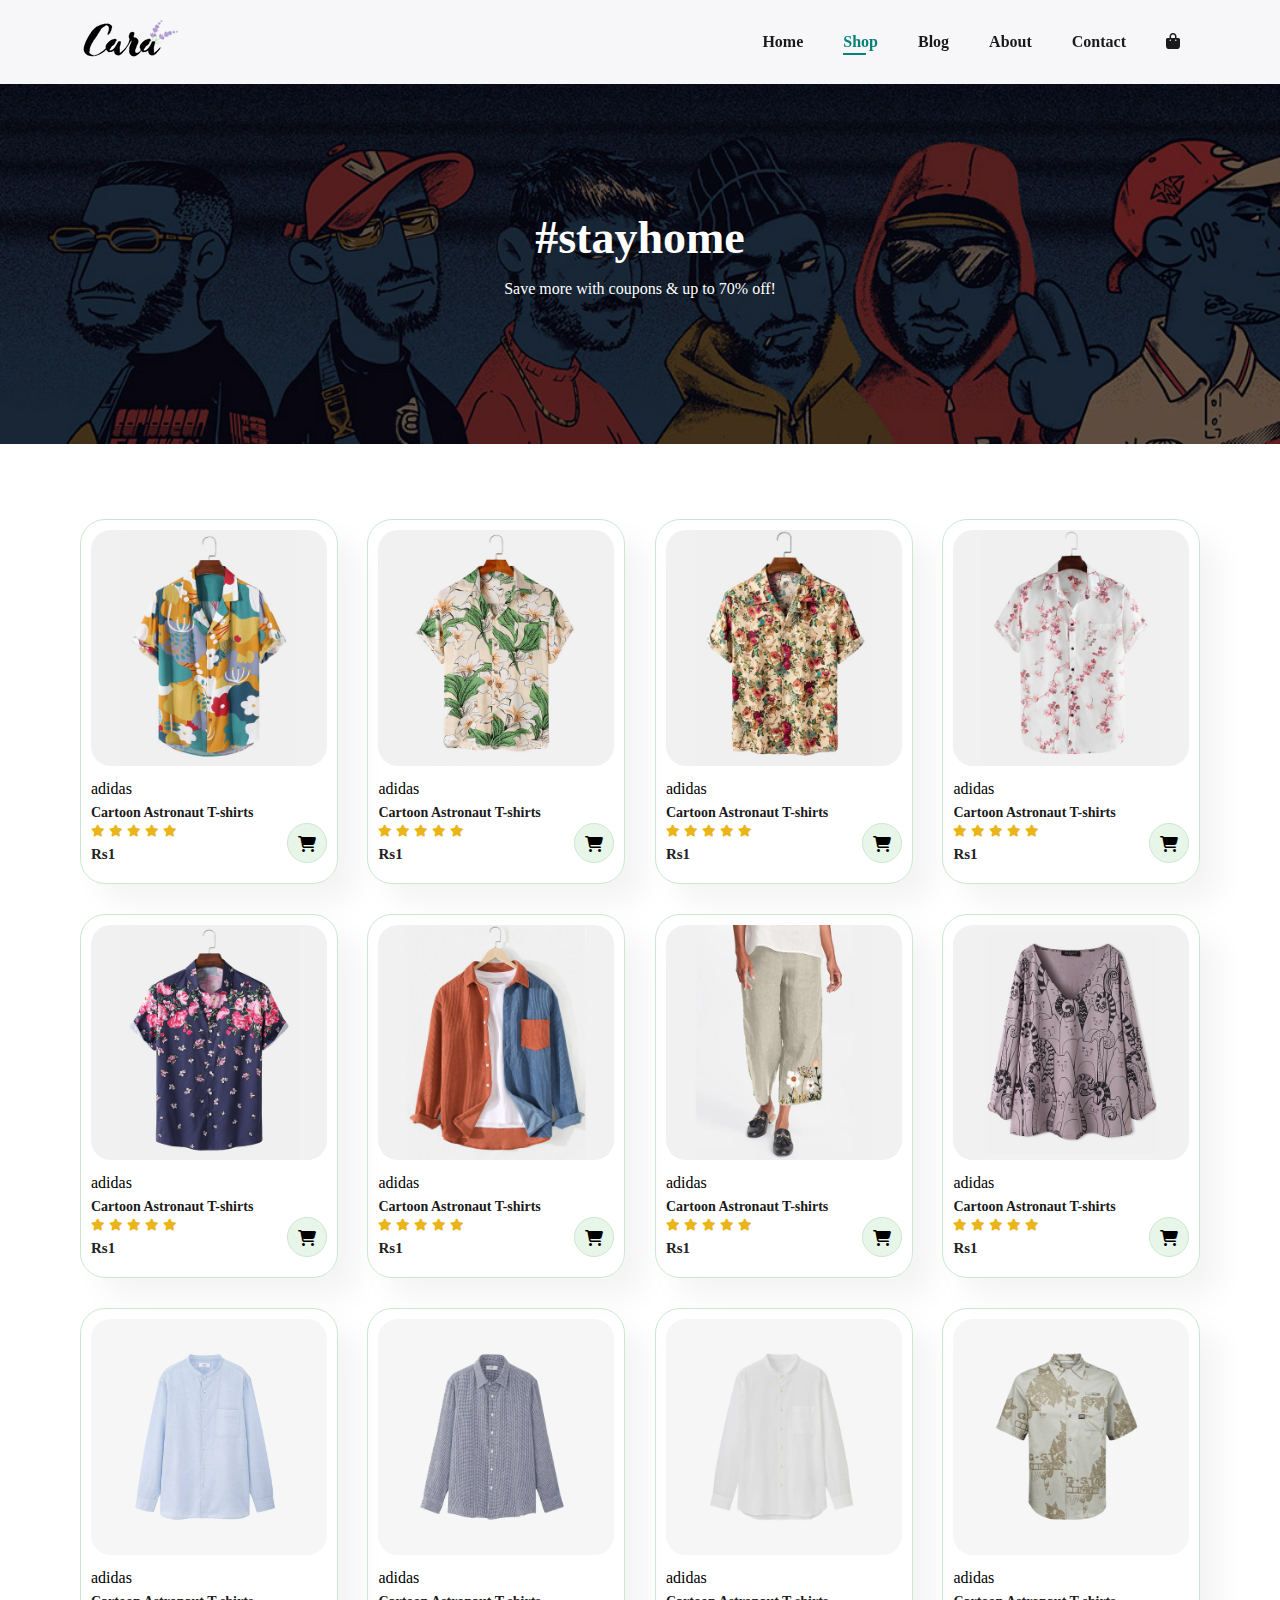
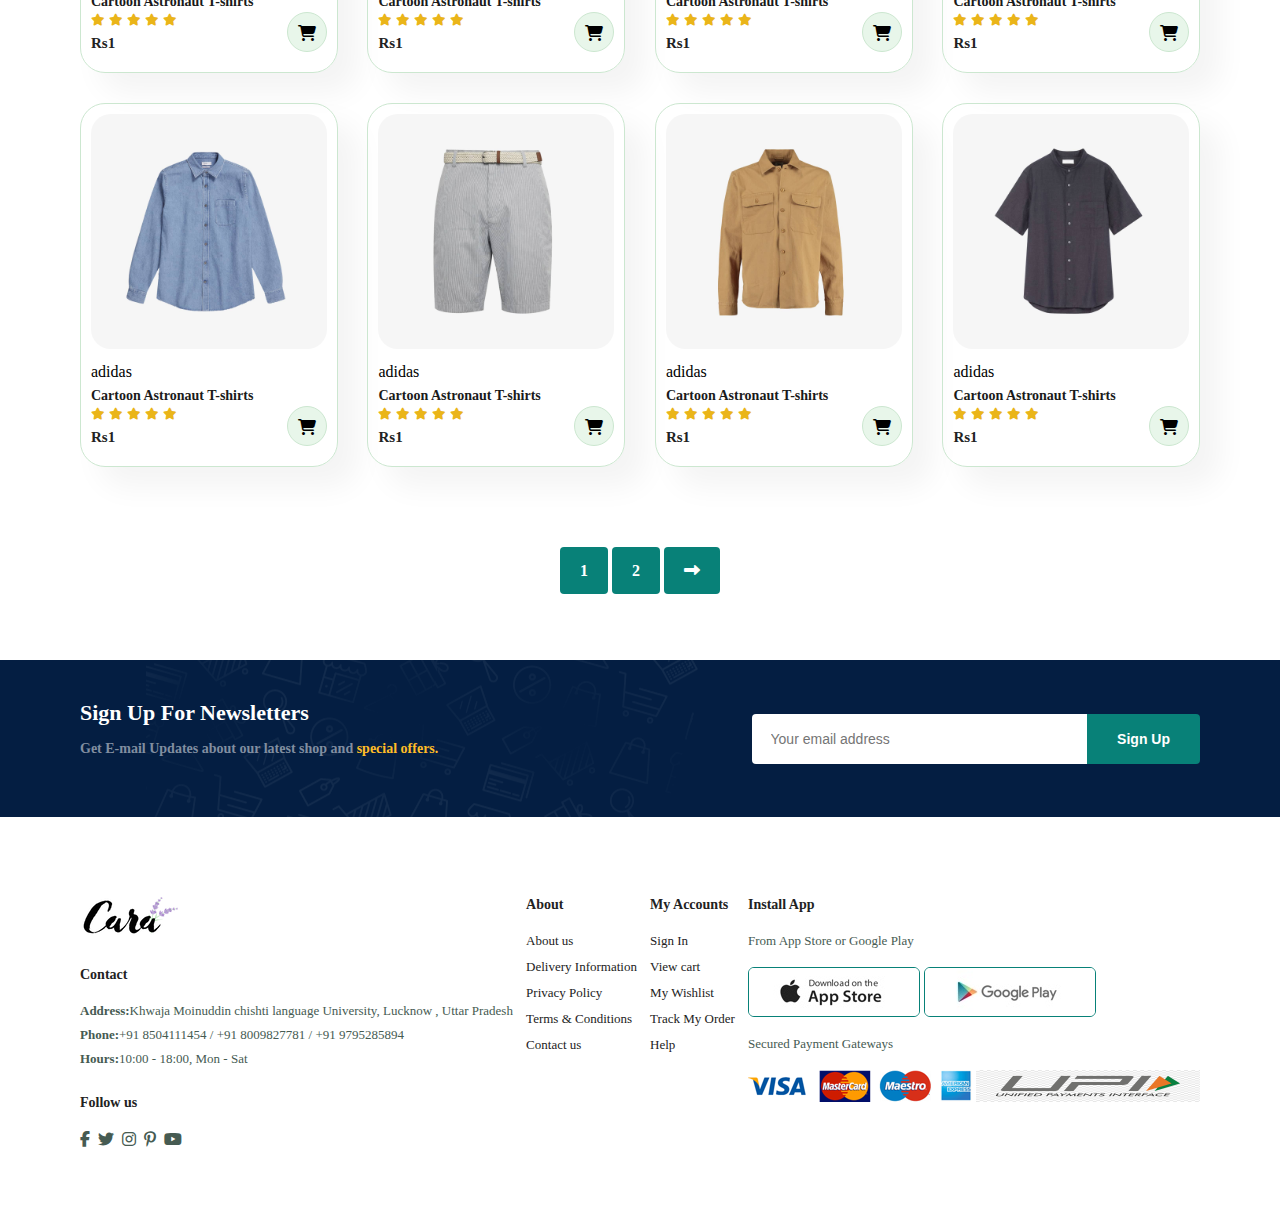
<file: shop.html>
<!DOCTYPE html>
<html lang="en">

<head>
    <meta charset="UTF-8">
    <meta http-equiv="X-UA-compatible" content="IE-edge">
    <meta name="viewport" content="width=device-width, initia-scale=1.0">
    <title>Tanzeel Zaid Faizan Shopping site</title>
    <link rel="stylesheet" href="https://cdnjs.cloudflare.com/ajax/libs/font-awesome/6.2.0/css/all.min.css">
    <link rel="stylesheet" href="style.css">
</head>

<body>
    <section id="header">
        <a href="#"><img src="img/logo.png" class="logo" alt=""></a>

        <div>
            <ul id="navbar">
                <li><a href="index.html">Home</a></li>
                <li><a class="active" href="shop.html">Shop</a></li>
                <li><a href="Blog.html">Blog</a></li>
                <li><a href="about.html">About</a></li>
                <li><a href="contact.html">Contact</a></li>
                <li id="lg-bag"><a href="cart.html"><i class="fa-sharp fa-solid fa-bag-shopping" ></i></a></li>
                <a href="#" id="close"><i class="fa-solid fa-xmark"></i></a>
            </ul>
        </div>
        <div id="mobile">
            <a href="cart.html"><i class="fa-sharp fa-solid fa-bag-shopping"></i></a>
            <i id="bar" class="fa-solid fa-bars"></i>
        </div>
    </section>

<section id="page-header">
    <h2>#stayhome</h2>
    <p>Save more with coupons & up to 70% off! </p>
</section>

<Section id="product1" class="section-p1">
    <div class="pro-container">
        <div class="pro" onclick="window.location.href='sproduct.html';">
            <img src="img/products/f1.jpg" alt="">
            <div class="des">
                <span>adidas</span>
                <h5>Cartoon Astronaut T-shirts</h5>
                <div class="star">
                    <i class="fas fa-star"></i>
                    <i class="fas fa-star"></i>
                    <i class="fas fa-star"></i>
                    <i class="fas fa-star"></i>
                    <i class="fas fa-star"></i>
                </div>
                <h4>Rs1</h4>
            </div>
            <a href="#"><i class="cart fa-solid fa-cart-shopping cart"style="color: black;"></i></a>
        </div>
        <div class="pro" onclick="window.location.href='sproduct.html';">
            <img src="img/products/f2.jpg" alt="">
            <div class="des">
                <span>adidas</span>
                <h5>Cartoon Astronaut T-shirts</h5>
                <div class="star">
                    <i class="fas fa-star"></i>
                    <i class="fas fa-star"></i>
                    <i class="fas fa-star"></i>
                    <i class="fas fa-star"></i>
                    <i class="fas fa-star"></i>
                </div>
                <h4>Rs1</h4>
            </div>
            <a href="#"><i class="cart fa-solid fa-cart-shopping cart"style="color: black;"></i></a>
        </div>
        <div class="pro" onclick="window.location.href='sproduct.html';">
            <img src="img/products/f3.jpg" alt="">
            <div class="des">
                <span>adidas</span>
                <h5>Cartoon Astronaut T-shirts</h5>
                <div class="star">
                    <i class="fas fa-star"></i>
                    <i class="fas fa-star"></i>
                    <i class="fas fa-star"></i>
                    <i class="fas fa-star"></i>
                    <i class="fas fa-star"></i>
                </div>
                <h4>Rs1</h4>
            </div>
            <a href="#"><i class="cart fa-solid fa-cart-shopping cart"style="color: black;"></i></a>
        </div>
        <div class="pro" onclick="window.location.href='sproduct.html';">
            <img src="img/products/f4.jpg" alt="">
            <div class="des">
                <span>adidas</span>
                <h5>Cartoon Astronaut T-shirts</h5>
                <div class="star">
                    <i class="fas fa-star"></i>
                    <i class="fas fa-star"></i>
                    <i class="fas fa-star"></i>
                    <i class="fas fa-star"></i>
                    <i class="fas fa-star"></i>
                </div>
                <h4>Rs1</h4>
            </div>
            <a href="#"><i class="cart fa-solid fa-cart-shopping cart"style="color: black;"></i></a>
        </div>
        <div class="pro" onclick="window.location.href='sproduct.html';">
            <img src="img/products/f5.jpg" alt="">
            <div class="des">
                <span>adidas</span>
                <h5>Cartoon Astronaut T-shirts</h5>
                <div class="star">
                    <i class="fas fa-star"></i>
                    <i class="fas fa-star"></i>
                    <i class="fas fa-star"></i>
                    <i class="fas fa-star"></i>
                    <i class="fas fa-star"></i>
                </div>
                <h4>Rs1</h4>
            </div>
            <a href="#"><i class="cart fa-solid fa-cart-shopping cart"style="color: black;"></i></a>
        </div>
        <div class="pro" onclick="window.location.href='sproduct.html';">
            <img src="img/products/f6.jpg" alt="">
            <div class="des">
                <span>adidas</span>
                <h5>Cartoon Astronaut T-shirts</h5>
                <div class="star">
                    <i class="fas fa-star"></i>
                    <i class="fas fa-star"></i>
                    <i class="fas fa-star"></i>
                    <i class="fas fa-star"></i>
                    <i class="fas fa-star"></i>
                </div>
                <h4>Rs1</h4>
            </div>
            <a href="#"><i class="cart fa-solid fa-cart-shopping cart"style="color: black;"></i></a>
        </div>
        <div class="pro" onclick="window.location.href='sproduct.html';">
            <img src="img/products/f7.jpg" alt="">
            <div class="des">
                <span>adidas</span>
                <h5>Cartoon Astronaut T-shirts</h5>
                <div class="star">
                    <i class="fas fa-star"></i>
                    <i class="fas fa-star"></i>
                    <i class="fas fa-star"></i>
                    <i class="fas fa-star"></i>
                    <i class="fas fa-star"></i>
                </div>
                <h4>Rs1</h4>
            </div>
            <a href="#"><i class="cart fa-solid fa-cart-shopping cart"style="color: black;"></i></a>
        </div>
        <div class="pro" onclick="window.location.href='sproduct.html';">
            <img src="img/products/f8.jpg" alt="">
            <div class="des">
                <span>adidas</span>
                <h5>Cartoon Astronaut T-shirts</h5>
                <div class="star">
                    <i class="fas fa-star"></i>
                    <i class="fas fa-star"></i>
                    <i class="fas fa-star"></i>
                    <i class="fas fa-star"></i>
                    <i class="fas fa-star"></i>
                </div>
                <h4>Rs1</h4>
            </div>
            <a href="#"><i class="cart fa-solid fa-cart-shopping cart"style="color: black;"></i></a>
        </div>

        <div class="pro" onclick="window.location.href='sproduct.html';">
            <img src="img/products/n1.jpg" alt="">
            <div class="des">
                <span>adidas</span>
                <h5>Cartoon Astronaut T-shirts</h5>
                <div class="star">
                    <i class="fas fa-star"></i>
                    <i class="fas fa-star"></i>
                    <i class="fas fa-star"></i>
                    <i class="fas fa-star"></i>
                    <i class="fas fa-star"></i>
                </div>
                <h4>Rs1</h4>
            </div>
            <a href="#"><i class="cart fa-solid fa-cart-shopping cart"style="color: black;"></i></a>
        </div>
        <div class="pro" onclick="window.location.href='sproduct.html';">
            <img src="img/products/n2.jpg" alt="">
            <div class="des">
                <span>adidas</span>
                <h5>Cartoon Astronaut T-shirts</h5>
                <div class="star">
                    <i class="fas fa-star"></i>
                    <i class="fas fa-star"></i>
                    <i class="fas fa-star"></i>
                    <i class="fas fa-star"></i>
                    <i class="fas fa-star"></i>
                </div>
                <h4>Rs1</h4>
            </div>
            <a href="#"><i class="cart fa-solid fa-cart-shopping cart"style="color: black;"></i></a>
        </div>
        <div class="pro" onclick="window.location.href='sproduct.html';">
            <img src="img/products/n3.jpg" alt="">
            <div class="des">
                <span>adidas</span>
                <h5>Cartoon Astronaut T-shirts</h5>
                <div class="star">
                    <i class="fas fa-star"></i>
                    <i class="fas fa-star"></i>
                    <i class="fas fa-star"></i>
                    <i class="fas fa-star"></i>
                    <i class="fas fa-star"></i>
                </div>
                <h4>Rs1</h4>
            </div>
            <a href="#"><i class="cart fa-solid fa-cart-shopping cart"style="color: black;"></i></a>
        </div>
        <div class="pro" onclick="window.location.href='sproduct.html';">
            <img src="img/products/n4.jpg" alt="">
            <div class="des">
                <span>adidas</span>
                <h5>Cartoon Astronaut T-shirts</h5>
                <div class="star">
                    <i class="fas fa-star"></i>
                    <i class="fas fa-star"></i>
                    <i class="fas fa-star"></i>
                    <i class="fas fa-star"></i>
                    <i class="fas fa-star"></i>
                </div>
                <h4>Rs1</h4>
            </div>
            <a href="#"><i class="cart fa-solid fa-cart-shopping cart"style="color: black;"></i></a>
        </div>
        <div class="pro" onclick="window.location.href='sproduct.html';">
            <img src="img/products/n5.jpg" alt="">
            <div class="des">
                <span>adidas</span>
                <h5>Cartoon Astronaut T-shirts</h5>
                <div class="star">
                    <i class="fas fa-star"></i>
                    <i class="fas fa-star"></i>
                    <i class="fas fa-star"></i>
                    <i class="fas fa-star"></i>
                    <i class="fas fa-star"></i>
                </div>
                <h4>Rs1</h4>
            </div>
            <a href="#"><i class="cart fa-solid fa-cart-shopping cart"style="color: black;"></i></a>
        </div>
        <div class="pro" onclick="window.location.href='sproduct.html';">
            <img src="img/products/n6.jpg" alt="">
            <div class="des">
                <span>adidas</span>
                <h5>Cartoon Astronaut T-shirts</h5>
                <div class="star">
                    <i class="fas fa-star"></i>
                    <i class="fas fa-star"></i>
                    <i class="fas fa-star"></i>
                    <i class="fas fa-star"></i>
                    <i class="fas fa-star"></i>
                </div>
                <h4>Rs1</h4>
            </div>
            <a href="#"><i class="cart fa-solid fa-cart-shopping cart"style="color: black;"></i></a>
        </div>
        <div class="pro" onclick="window.location.href='sproduct.html';">
            <img src="img/products/n7.jpg" alt="">
            <div class="des">
                <span>adidas</span>
                <h5>Cartoon Astronaut T-shirts</h5>
                <div class="star">
                    <i class="fas fa-star"></i>
                    <i class="fas fa-star"></i>
                    <i class="fas fa-star"></i>
                    <i class="fas fa-star"></i>
                    <i class="fas fa-star"></i>
                </div>
                <h4>Rs1</h4>
            </div>
            <a href="#"><i class="cart fa-solid fa-cart-shopping cart"style="color: black;"></i></a>
        </div>
        <div class="pro" onclick="window.location.href='sproduct.html';">
            <img src="img/products/n8.jpg" alt="">
            <div class="des">
                <span>adidas</span>
                <h5>Cartoon Astronaut T-shirts</h5>
                <div class="star">
                    <i class="fas fa-star"></i>
                    <i class="fas fa-star"></i>
                    <i class="fas fa-star"></i>
                    <i class="fas fa-star"></i>
                    <i class="fas fa-star"></i>
                </div>
                <h4>Rs1</h4>
            </div>
            <a href="#"><i class="cart fa-solid fa-cart-shopping cart"style="color: black;"></i></a>
        </div>
    </div>
</Section>

<section id="pagination" class="section-p1">
    <a href="#">1</a>
    <a href="#">2</a>
    <a href="#"><i class="fa-solid fa-right-long"></i></a>
</section>

<section id="newletter" class="section-p1 section-m1">
    <div class="newtext">
        <h4>Sign Up For Newsletters</h4>
        <p>Get E-mail Updates about our latest shop and <span>special offers.</span></p>
    </div>
    <div class="form">
        <input type="text" placeholder="Your email address">
        <button class="normal">Sign Up</button>
    </div>
</section>

<footer class="section-p1">
    <div class="col">
        <img class="logo" src="img/logo.png" alt="">
        <h4>Contact</h4>
        <p><strong>Address:</strong>Khwaja Moinuddin chishti language University, Lucknow , Uttar Pradesh</p>
        <p><strong>Phone:</strong>+91 8504111454 / +91 8009827781 / +91 9795285894</p>
        <p><strong>Hours:</strong>10:00 - 18:00, Mon - Sat</p>
        <div class="follow">
            <h4>Follow us</h4>
            <div class="icon">
                <i class="fa-brands fa-facebook-f"></i>
                <i class="fa-brands fa-twitter"></i>
                <i class="fa-brands fa-instagram"></i>
                <i class="fa-brands fa-pinterest-p"></i>
                <i class="fa-brands fa-youtube"></i>
            </div>
        </div>
    </div>
    <div class="col">
        <h4>About</h4>
        <a href="#">About us</a>
        <a href="#">Delivery Information</a>
        <a href="#">Privacy Policy</a>
        <a href="#">Terms & Conditions</a>
        <a href="#">Contact us</a>
    </div>
    <div class="col">
        <h4>My Accounts</h4>
        <a href="#">Sign In</a>
        <a href="#">View cart</a>
        <a href="#">My Wishlist</a>
        <a href="#">Track My Order</a>
        <a href="#">Help</a>
    </div>
    <div class="install">
        <h4>Install App</h4>
        <p>From App Store or Google Play</p>
        <div class="row">
            <img src="img/pay/app.jpg" alt="">
            <img src="img/pay/play.jpg" alt="">
        </div>
        <p>Secured Payment Gateways</p>
        <img src="img/pay/pay.png" alt="">
        <img src="img/pay/upi1.png" alt="">
    </div>
</footer>

    <script scr="script.js"></script>
</body>

</html>
</file>
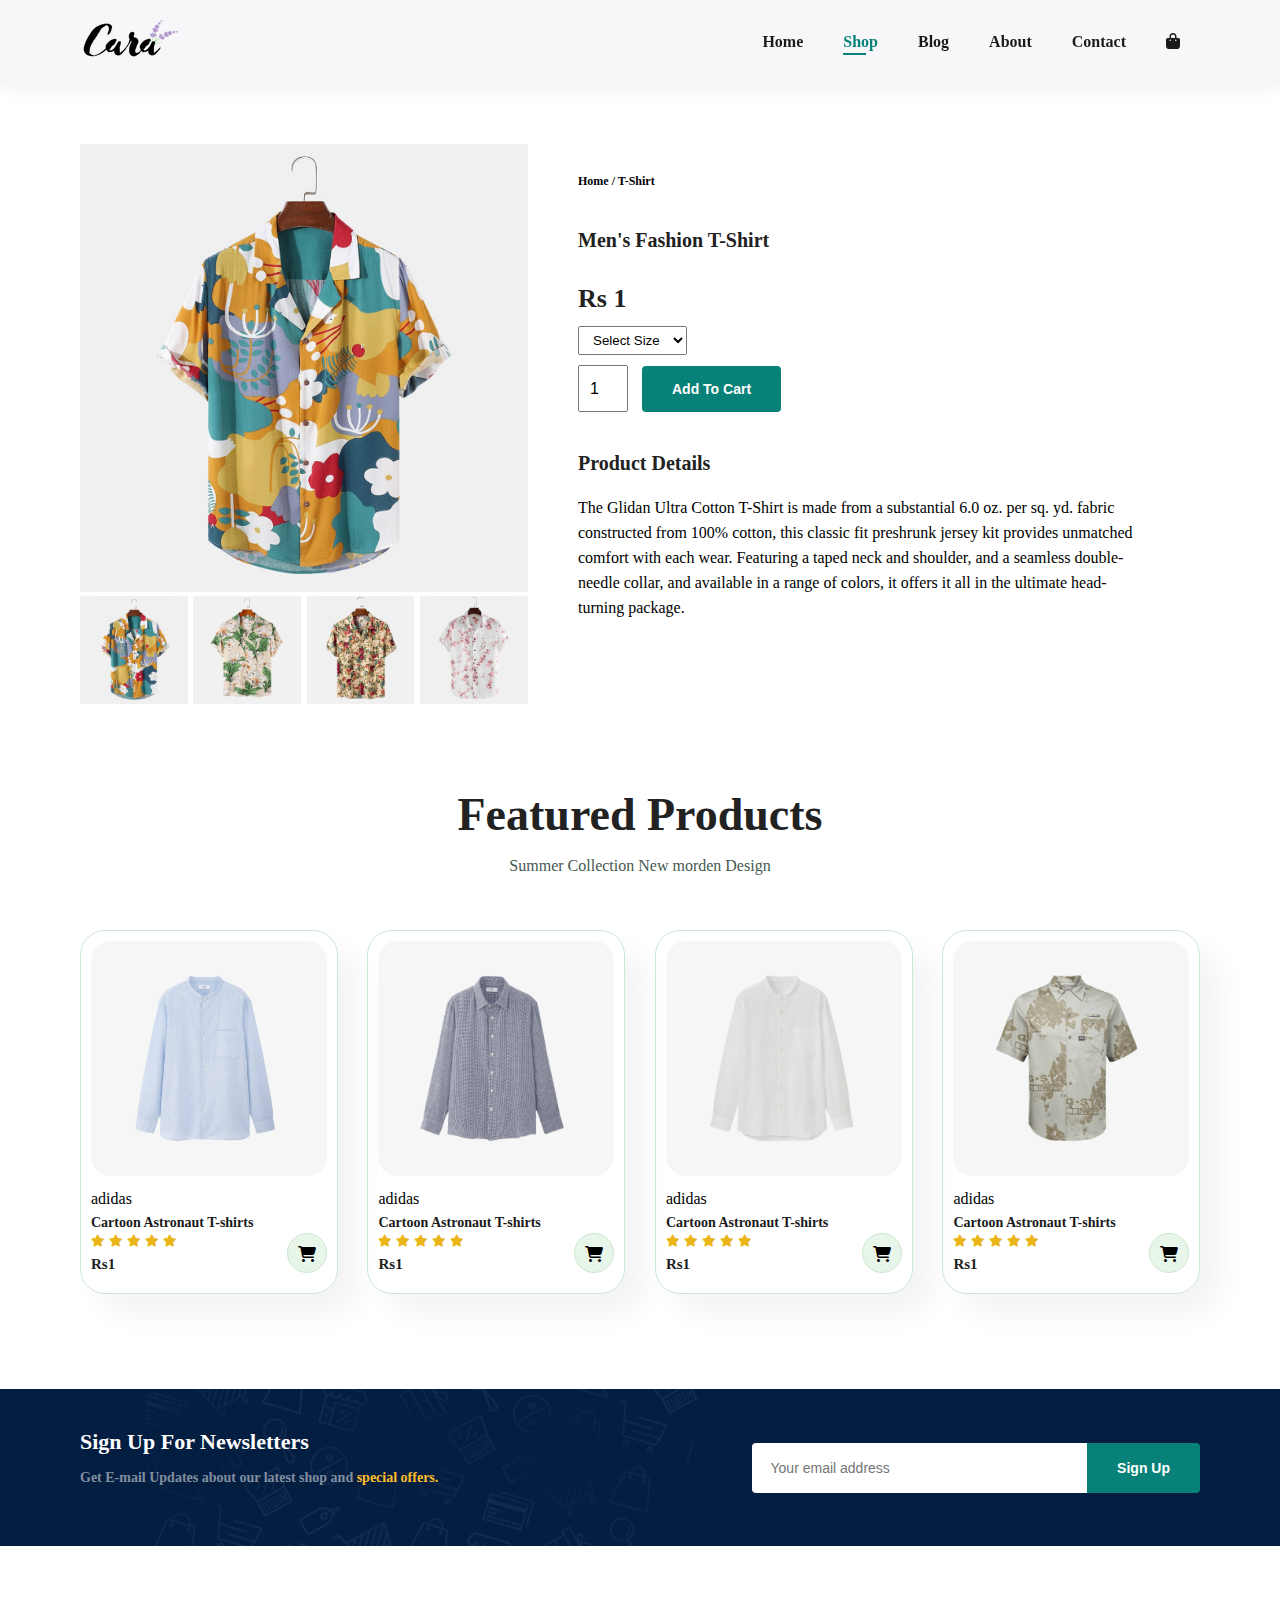
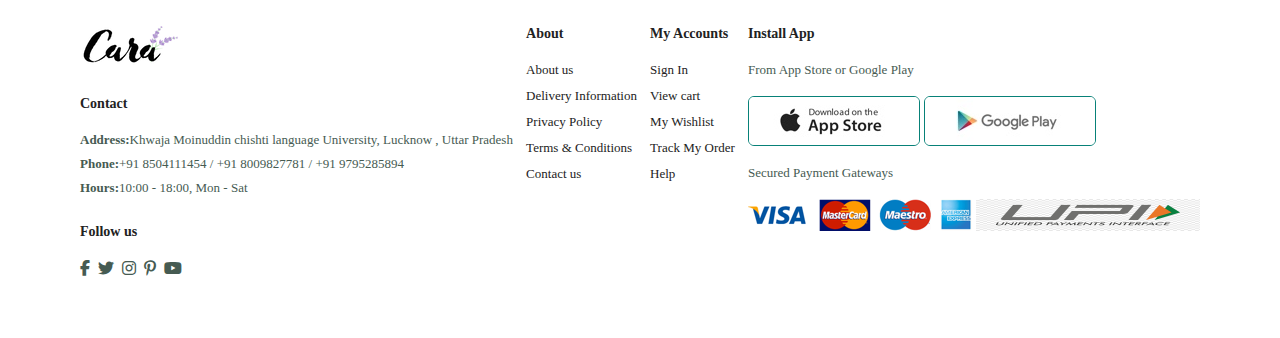
<file: sproduct.html>
<!DOCTYPE html>
<html lang="en">

<head>
    <meta charset="UTF-8">
    <meta http-equiv="X-UA-compatible" content="IE-edge">
    <meta name="viewport" content="width=device-width, initia-scale=1.0">
    <title>Tanzeel Zaid Faizan Shopping site</title>
    <link rel="stylesheet" href="https://cdnjs.cloudflare.com/ajax/libs/font-awesome/6.2.0/css/all.min.css">
    <link rel="stylesheet" href="style.css">
</head>

<body>
    <section id="header">
        <a href="#"><img src="img/logo.png" class="logo" alt=""></a>

        <div>
            <ul id="navbar">
                <li><a href="index.html">Home</a></li>
                <li><a class="active" href="shop.html">Shop</a></li>
                <li><a href="Blog.html">Blog</a></li>
                <li><a href="about.html">About</a></li>
                <li><a href="contact.html">Contact</a></li>
                <li id="lg-bag"><a href="cart.html"><i class="fa-sharp fa-solid fa-bag-shopping" ></i></a></li>
                <a href="#" id="close"><i class="fa-solid fa-xmark"></i></a>
            </ul>
        </div>
        <div id="mobile">
            <a href="cart.html"><i class="fa-sharp fa-solid fa-bag-shopping"></i></a>
            <i id="bar" class="fa-solid fa-bars"></i>
        </div>
    </section>

<section id="prodetails" class="section-p1">
    <div class="single-pro-image">
        <img src="img/products/f1.jpg" width="100%" class="mainImg" alt="">

        <div class="small-img-group">
            <div class="small-img-col">
                <img src="img/products/f1.jpg "width="100%" class="small-img" alt="">
            </div>
            <div class="small-img-col">
                <img src="img/products/f2.jpg "width="100%" class="small-img" alt="">
            </div>
            <div class="small-img-col">
                <img src="img/products/f3.jpg "width="100%" class="small-img" alt="">
            </div>
            <div class="small-img-col">
                <img src="img/products/f4.jpg "width="100%" class="small-img" alt="">
            </div>
        </div>
    </div>

<div class="single-pro-details">
    <h6>Home / T-Shirt</h6>
    <h4>Men's Fashion T-Shirt</h4>
    <h2>Rs 1</h2>
    <select>
        <option>Select Size</option>
        <option>XXL</option>
        <option>XL</option>
        <option>Large</option>
        <option>Medium</option>
        <option>Small</option>       
    </select>
    <input type="number" value="1">
    <button class="normal">Add To Cart</button>
    <h4>Product Details</h4>
    <span>The Glidan Ultra Cotton T-Shirt is made from a substantial 6.0 oz. per
        sq. yd. fabric constructed from 100% cotton, this classic fit preshrunk jersey
        kit provides unmatched comfort with each wear. Featuring a taped neck and
        shoulder, and a seamless double-needle collar, and available in a range of
        colors, it offers it all in the ultimate head-turning package.
    </span>
</div>

</section>

<Section id="product1" class="section-p1">
    <h2>Featured Products</h2>
    <p>Summer Collection New morden Design</p>
    <div class="pro-container">
        <div class="pro">
            <img src="img/products/n1.jpg" alt="">
            <div class="des">
                <span>adidas</span>
                <h5>Cartoon Astronaut T-shirts</h5>
                <div class="star">
                    <i class="fas fa-star"></i>
                    <i class="fas fa-star"></i>
                    <i class="fas fa-star"></i>
                    <i class="fas fa-star"></i>
                    <i class="fas fa-star"></i>
                </div>
                <h4>Rs1</h4>
            </div>
            <a href="#"><i class="cart fa-solid fa-cart-shopping cart"style="color: black;"></i></a>
        </div>
        <div class="pro">
            <img src="img/products/n2.jpg" alt="">
            <div class="des">
                <span>adidas</span>
                <h5>Cartoon Astronaut T-shirts</h5>
                <div class="star">
                    <i class="fas fa-star"></i>
                    <i class="fas fa-star"></i>
                    <i class="fas fa-star"></i>
                    <i class="fas fa-star"></i>
                    <i class="fas fa-star"></i>
                </div>
                <h4>Rs1</h4>
            </div>
            <a href="#"><i class="cart fa-solid fa-cart-shopping cart"style="color: black;"></i></a>
        </div>
        <div class="pro">
            <img src="img/products/n3.jpg" alt="">
            <div class="des">
                <span>adidas</span>
                <h5>Cartoon Astronaut T-shirts</h5>
                <div class="star">
                    <i class="fas fa-star"></i>
                    <i class="fas fa-star"></i>
                    <i class="fas fa-star"></i>
                    <i class="fas fa-star"></i>
                    <i class="fas fa-star"></i>
                </div>
                <h4>Rs1</h4>
            </div>
            <a href="#"><i class="cart fa-solid fa-cart-shopping cart"style="color: black;"></i></a>
        </div>
        <div class="pro">
            <img src="img/products/n4.jpg" alt="">
            <div class="des">
                <span>adidas</span>
                <h5>Cartoon Astronaut T-shirts</h5>
                <div class="star">
                    <i class="fas fa-star"></i>
                    <i class="fas fa-star"></i>
                    <i class="fas fa-star"></i>
                    <i class="fas fa-star"></i>
                    <i class="fas fa-star"></i>
                </div>
                <h4>Rs1</h4>
            </div>
            <a href="#"><i class="cart fa-solid fa-cart-shopping cart"style="color: black;"></i></a>
        </div>
    </div>
</Section>

<section id="newletter" class="section-p1 section-m1">
    <div class="newtext">
        <h4>Sign Up For Newsletters</h4>
        <p>Get E-mail Updates about our latest shop and <span>special offers.</span></p>
    </div>
    <div class="form">
        <input type="text" placeholder="Your email address">
        <button class="normal">Sign Up</button>
    </div>
</section>

<footer class="section-p1">
    <div class="col">
        <img class="logo" src="img/logo.png" alt="">
        <h4>Contact</h4>
        <p><strong>Address:</strong>Khwaja Moinuddin chishti language University, Lucknow , Uttar Pradesh</p>
        <p><strong>Phone:</strong>+91 8504111454 / +91 8009827781 / +91 9795285894</p>
        <p><strong>Hours:</strong>10:00 - 18:00, Mon - Sat</p>
        <div class="follow">
            <h4>Follow us</h4>
            <div class="icon">
                <i class="fa-brands fa-facebook-f"></i>
                <i class="fa-brands fa-twitter"></i>
                <i class="fa-brands fa-instagram"></i>
                <i class="fa-brands fa-pinterest-p"></i>
                <i class="fa-brands fa-youtube"></i>
            </div>
        </div>
    </div>
    <div class="col">
        <h4>About</h4>
        <a href="#">About us</a>
        <a href="#">Delivery Information</a>
        <a href="#">Privacy Policy</a>
        <a href="#">Terms & Conditions</a>
        <a href="#">Contact us</a>
    </div>
    <div class="col">
        <h4>My Accounts</h4>
        <a href="#">Sign In</a>
        <a href="#">View cart</a>
        <a href="#">My Wishlist</a>
        <a href="#">Track My Order</a>
        <a href="#">Help</a>
    </div>
    <div class="install">
        <h4>Install App</h4>
        <p>From App Store or Google Play</p>
        <div class="row">
            <img src="img/pay/app.jpg" alt="">
            <img src="img/pay/play.jpg" alt="">
        </div>
        <p>Secured Payment Gateways</p>
        <img src="img/pay/pay.png" alt="">
        <img src="img/pay/upi1.png" alt="">
    </div>
</footer>

<script>
    var MainImg = document.getElementById("MainImg");
    var smallimg = document.getElementsByClassName("small-img");

    smallimg[0].onclick = function(){
        MainImg.scr = smallimg[0].scr;
    }
    smallimg[1].onclick = function(){
        MainImg.scr = smallimg[1].scr;
    }
    smallimg[2].onclick = function(){
        MainImg.scr = smallimg[2].scr;
    }
    smallimg[3].onclick = function(){
        MainImg.scr = smallimg[3].scr;
    }
</script>

    <script scr="script.js"></script>
</body>

</html>
</file>
<file: style.css>
@import url('http://fonts.googleapis.com/css2?family=spartan:wght@100;200;300;400;500;600;700;800;900&display=sawp');
*{
    margin: 0;
    padding: 0;
    box-sizing: border-box;
    font-family: 'Spartan',;sans-serif;
}

h1{
    font-size: 50px;
    line-height: 64px;
    color: #222;
}

h2{
    font-size: 46px;
    line-height: 54px;
    color: #222;
}

h4 {
    font-size: 20px;
    color: #222;
}

h6 {
    font-weight: 700;
    font-size: 12px;
}

p {
    font-size: 16px;
    color: #465b52;
    margin: 15px 0 20px 0;
}

.section-p1 {
    padding: 40px 80px;
}

.section-m1 {
    margin: 40px 0;
}

button.normal{
    font-size: 14px;
    font-weight: 600;
    padding: 15px 30px;
    color: #000;
    background-color: #fff;
    border-radius: 4px;
    cursor: pointer;
    border: none;
    outline: none;
    transition: 0.2s;
}

button.white{
    font-size: 13px;
    font-weight: 600;
    padding: 11px 18px;
    color: #fff;
    background-color: transparent;
    cursor: pointer;
    border: 1px solid #fff;
    outline: none;
    transition: 0.2s;
}


body { 
    width: 100%;
}

/* Header Start */

#header{
    display: flex;
    align-items: center;
    justify-content: space-between;
    padding: 20px 80px;
    background: #f7f7f9; 
    box-shadow: 0 5px 15px rgba(0, 0, 0, 0.06);
    z-index: 999;
    position: sticky;
    top: 0;
    left: 0;
}

#navbar{
    display: flex;
    align-items: center;
    justify-content: center;
}


#navbar li{
    list-style: none;
    padding: 0 20px;
    position: relative;
}

#navbar li a{
    text-decoration: none;
    font-size: 16px;
    font-weight: 600;
    color: #1a1a1a;
    transition: 0.3 ease;
}

#navbar li a:hover,
#navbar li a.active{
    color: #088178;
}

#navbar li a.active::after,
#navbar li a:hover::after{
    content: "";
    width: 30%;
    height: 2px;
    background: #088178;
    position: absolute;
    bottom: -4px;
    left: 20px;
}

#mobile {
    display: none;
    align-items: center;
}

#close{
    display: none;
}

/* Home Page */
#hero{
    background-image: url("img/hero4.png");
    height: 90vh;
    width: 100%;
    background-size: cover;
    background-position: top 25% right 0;
    padding: 0 80px;
    display: flex;
    flex-direction: column;
    align-items: flex-start;
    justify-content: center;
}

#hero h4{
    padding-bottom: 15px;
}

#hero h1{
    color: #088178;
}

#hero button{
    background-image: url("img/button.png");
    background-color: transparent;
    color: #088178;
    border: 0;
    padding: 14px 80px 14px 65px;
    background-repeat: no-repeat;
    cursor: pointer;
    font-weight: 700;
    font-size: 15px;
}


#feature{
    display: flex;
    align-items: center;
    justify-content: space-between;
    flex-wrap: wrap;
}


#feature .fe-box{
    width: 180px;
    text-align: center;
    padding: 25px 15px;
    box-shadow: 20px 20px 34px rgba(0, 0, 0, 0.184);
    border: 1px solid #cce7d0;
    border-radius: 4px;
    margin: 15px 0;
}

#feature .fe-box:hover {
    box-shadow: 10px 10px 54px rgba(70, 62, 221, 0.273);
}
#feature .fe-box img{
    width: 100%;
    margin-bottom: 10px;
}

#feature .fe-box h6 {
    display: inline-block;
    padding: 9px 8px 6px 8px;
    line-height: 1;
    border-radius: 4px;
    color: #088178;
    background-color: #fddde4;
}

#feature .fe-box:nth-child(2) h6{
    background-color: #cdebbc;
}

#feature .fe-box:nth-child(3) h6{
    background-color: #d1e8f2;

}

#feature .fe-box:nth-child(4) h6{
    background-color: #cdd4f8;
}

#feature .fe-box:nth-child(5) h6{
    background-color: #E3E6F3;
}

#feature .fe-box:nth-child(6) h6{
    background-color: rgb(217, 214, 214);
}

#product1 {
    text-align: center;
}

#product1 .pro-container{
    display: flex;
    justify-content: space-between;
    padding-top: 20px;
    flex-wrap: wrap;
}

#product1 .pro {
    width: 23%;
    min-width: 250px;
    padding: 10px 10px;
    border: 1px solid #cce7d0;
    border-radius: 25px;
    cursor: pointer;
    box-shadow: 20px 20px 30px rgba(0, 0, 0, 0.047);
    margin: 15px 0;
    transition: 0.2s ease;
    position: relative;
}

#product1 .pro:hover {
    box-shadow: 10px 10px 20px rgba(0, 0, 0, 0.24);
}

#product1 .pro img{
    width: 100%;
    border-radius: 20px;
}

#product1 .pro .des{
    text-align: start;
    padding: 10px 0;

}

#product1 .pro .des .span{
    color: #606063;
    font-size: 12px;
}

#product1 .pro .des h5{
    padding-top: 7px;
    color: #1a1a1a;
    font-size: 14px;
}

#product1 .pro .des i{
    font-size: 12px;
    color: rgba(234, 181, 25);
}

#product1 .pro .des h4{
    padding-top: 7px;
    font-size:  15px;
    font-weight: 700;;
}

#product1 .pro .cart {
    width: 40px;
    height: 40px;
    line-height: 40px;
    border-radius: 50px;
    background-color: #e8f6ea;
    color: #088178;
    border: 1px solid #cce7d0;
    position: absolute;
    bottom: 20px;
    right: 10px;
}

#banner{
    display: flex;
    flex-direction: column;
    justify-content: center;
    align-items: center;
    text-align: center;
    background-image: url(img/banner/b2.jpg);
    width: 100%;
    height: 40vh;
    background-size: cover;
    background-position: center;
}

#banner h4{
    color: #fff;
    font-size: 16px;
}

#banner h2{
    color: #fff;
    font-size: 30px;
    padding: 10px 0;
}

#banner h2 span{
    color: #ef3636;
}

#banner button:hover {
    background: #088178;
    color: #fff;
}

#sm-banner{
    display: flex;
    justify-content: space-evenly;
    flex-wrap: wrap;
}

#sm-banner .banner-box{
    display: flex;
    flex-direction: column;
    justify-content: center;
    align-items: flex-start;
    background-image: url(img/banner/b17.jpg);
    min-width: 580px;
    height: 50vh;
    background-size: cover;
    background-position: center;
    padding: 30px;
}

#sm-banner .banner-box2{
    background-image: url(img/banner/b10.jpg);
}

#sm-banner h4{
    color: #fff;
    font-size: 20px;
    font-weight: 300;
}

#sm-banner h2{
    color: #fff;
    font-size: 28px;
    font-weight: 800;
}

#sm-banner span{
    color: #fff;
    font-size: 14px;
    font-weight: 500;
    padding-bottom: 15px;
}

#sm-banner .banner-box:hover button{
    background: #088178;
    border: 1px solid #088178;
}
 
#banner3 {
    display: flex;
    justify-content: space-between;
    flex-wrap: wrap;
    padding: 0 80px;
}

#banner3 .banner-box {
    display: flex;
    flex-direction: column;
    justify-content: center;
    align-items: flex-start;
    background-image: url(img/banner/b7.jpg);
    min-width: 30%;
    height: 30vh;
    background-size: cover;
    background-position: center;
    padding: 20px;
    margin-bottom: 20px;
}

#banner3 .banner-box2{
    background-image: url(img/banner/b4.jpg);
}

#banner3 .banner-box3{
    background-image: url(img/banner/b18.jpg);
}
#banner3 h2{
    color: #fff;
    font-weight: 900;
    font-size: 15px;
}

#banner3 h3{
    color: #ec544e;
    font-weight: 800;
    font-size: 14px;
}

#newletter {
    display: flex;
    justify-content: space-between;
    flex-wrap: wrap;
    align-items: center;
    background-image: url(img/banner/b14.png);
    background-repeat: no-repeat;
    background-position: 20% 30%;
    background-color: #041e42;
}

#newletter h4{
    font-size: 22px;
    font-weight: 700;
    color: #fff;
}

#newletter p{
    font-size: 14px;
    font-weight: 600;
    color: #818ea0;
}

#newletter p span{
    color: #ffbd27;
}

#newletter .form{
    display: flex;
    width: 40%;
}

#newletter input{
    height: 3.125rem;
    padding: 0 1.25em;
    font-size: 14px;
    width: 100%;
    border: 1px solid transparent;
    border-radius: 4px;
    outline: none;
    border-top-right-radius: 0;
    border-bottom-right-radius: 0;
}

#newletter button{
    background-color: #088178;
    color: #fff;
    white-space: nowrap;
    border-top-left-radius: 0;
    border-bottom-left-radius: 0;
}

footer {
    display: flex;
    flex-wrap: wrap;
    justify-content: space-between;
}

footer .col{
    display: flex;
    flex-direction: column;
    align-items: flex-start;
    margin-bottom: 20px;
}

footer .logo{
    margin-bottom: 30px;
}

footer h4{
    font-size: 14px;
    padding-bottom: 20px;
}

footer p{
    font-size: 13px;
    margin: 0 0 8px 0;
}

footer a{
    font-size: 13px;
    text-decoration: none;
    color: #222;
    margin-bottom: 10px;
}

footer .follow{
    margin-top: 20px;
}

footer .follow i{
    color: #465b52;
    padding-right: 4px;
    cursor: pointer;
}

footer .install .row img{
    border: 1px solid #088178;
    border-radius: 6px;
}

footer .install img{
    margin: 10px 0 15px 0;
}

footer .follow i:hover,
footer a:hover{
    color: #088178;
}


/* Shop Page */

#page-header{
    background-image: url("img/banner/b1.jpg");
    width: 100%;
    height: 40vh;
    background-size: cover;
    display: flex;
    justify-content: center;
    text-align: center;
    flex-direction: column;
    padding: 14px;
}
#page-header h2,
#page-header p{
    color: white;
}
#pagination{
    text-align: center;
}

#pagination a{
    text-decoration: none;
    background-color: #088178;
    padding: 15px 20px;
    border-radius: 4px;
    color: white;
    font-weight: 600;
}

#pagination a i{
    font-size: 16px;
    font-weight: 600;
}


/* Single Product */
#prodetails{
    display: flex;
    margin-top: 20px;
}
#prodetails .single-pro-image{
    width: 40%;
    margin-right: 50px;
}

.small-img-group{
    display: flex;
    justify-content: space-between;
}
.small-img-col{
    flex-basis: 24%;
    cursor: pointer;
}

#prodetails .single-pro-details{
    width: 50%;
    padding-top: 30px;
}
#prodetails .single-pro-details h4{
    padding: 40px 0 20px 0;
}
#prodetails .single-pro-details h2{
    font-size: 26px;
}
#prodetails .single-pro-details select{
    display: block;
    padding: 5px 10px;
    margin-bottom: 10px;
}
#prodetails .single-pro-details input{
    width: 50px;
    height: 47px;
    padding-left: 10px;
    font-size: 16px;
    margin-right: 10px;
}
#prodetails .single-pro-details input:focus{
    outline: none;
}
#prodetails .single-pro-details button{
    background: #088178;
    color: white;
}
#prodetails .single-pro-details span{
    line-height: 25px;
}

/* Blog Page */
#page-header.blog-header{
    background-image: url(img/banner/b19.jpg);
}
#blog {
    padding: 150px 150px 0 150px;
}
#blog .blog-box{
    display: flex;
    align-items: center;
    width: 100%;
    position: relative;
    padding-bottom: 90px;
}
#blog .blog-img{
    width: 50%;
    margin-right: 40px;
}
#blog img{
    width: 100% ;
    height: 300px;
    object-fit: cover;
}
#blog .blog-details{
    width: 50%;
}
#blog .blog-details a{
    text-decoration: none;
    font-size: 11px;
    color: #000;
    font-weight: 700;
    position: relative;
    transition: 0.3s;
}
#blog .blog-details a::after {
    content: "";
    width: 50px;
    height: 1px;
    background-color: #000;
    position: absolute;
    top: 4px;
    right: -60px;
}
#blog .blog-details a:hover{
    color: #088178;
}
#blog .blog-details a:hover::after{
    background-color: #088178;
}
#blog .blog-box h1{
    position: absolute;
    top: -40px;
    left: 0;
    font-size: 70px;
    font-weight: 700;
    color: #c9cbce;
    z-index: -9;
}

/* About Page */
#page-header.about-header{
    background-image: url("img/about/banner.png");
}
#about-head{
    display: flex;
    align-items: center;
}
#about-head img{
    width: 50%;
    height: auto;
}
#about-head div{
    padding-left: 40px;
}
#about-app{
    text-align: center;
}
#about-app .video{
    width: 70%;
    height: 100%;
    margin: 30px auto 0 auto;
}
#about-app .video video{
    width: 100%;
    height: 100%;
    border-radius: 20px;
}

/* contact page*/
#contact-details{
    display: flex;
    align-items: center;
    justify-content: space-between;
}

#contact-details .details{
    width: 40%
}

#contact-details .details span,
#form-details form span{
    font-size: 12px;
}

#contact-details .details h2,
#form-details form h2{
    font-size: 26px;
    line-height: 35px;
    padding: 20px 0;
}

#contact-details .details h3{
    font-size: 16px;
    padding-bottom: 15px;
}

#contact-details .details li{
    list-style: none;
    display: flex;
    padding: 10px 0;
}

#contact-details .details li i{
    font-size: 14px;
    padding-right: 22px;
}

#contact-details .details li p{
    margin: 0;
    font-size: 14px;
}

#contact-details .map{
    width: 55%;
    height: 400px;
}

#contact-details .map iframe{
    width: 100%;
    height: 100%;
}
#form-details{
    display: flex;
    justify-content: space-between;
    margin: 30px;
    padding: 80px;
    border: 1px solid #e1e1e1;
}

#form-details form{
    width: 65%;
    display: flex;
    flex-direction: column;
    align-items: flex-start;
}
#form-details form input,
#form-details form textarea{
    width: 100%;
    padding: 12px 15px;
    outline: none;
    margin-bottom: 20px;
    border:  1px solid #e1e1e1;
}

#form-details form button{
    background-color: #088178;
    color: white;
}

#form-details .people div{
    padding-bottom: 25px;
    display: flex;
    align-items: flex-start;
}

#form-details .people div img{
    width: 65px;
    height: 65px;
    object-fit: cover;
    margin-left: 15px;
}

#form-details .people div p{
    margin: 0;
    font-size: 13px;
    line-height: 20px;
    padding-left: 20px;
}

#form-details .people div p span{
    display: block;
    font-size: 16px;
    font-weight: 600;
    color: #000;
}

/*Cart Page*/
#cart {
    overflow-x: auto;
}

#cart table{
    width: 100%;
    border-collapse: collapse;
    table-layout: fixed;
    white-space: nowarp;
}

#cart table img{
    width: 70%;
}

#cart table td:nth-child(1){
    width: 100px;
    text-align: center;
}

#cart table td:nth-child(2){
    width: 150px;
    text-align: center;
}

#cart table td:nth-child(3){
    width: 250px;
    text-align: center;
}

#cart table td:nth-child(4),
#cart table td:nth-child(5),
#cart table td:nth-child(6){
    width: 150px;
    text-align: center;
}

#cart table td:nth-child(5) input{
    width: 70px;
    padding: 10px 5px 10px 15px;
}

#cart table thead{
    border: 1px solid #e2e9e1;
    border-left: none;
    border-right: none;
}

#cart table thead td{
    font-weight: 700;
    text-transform: uppercase;
    font-size: 13px;
    padding: 18px 0;
}

#cart table tbody tr td{
   padding-top: 15px; 
}

#cart table tbody td{
    font-size: 13px;
}

#cart-add{
    display: flex;
    flex-wrap: wrap;
    justify-content: space-between
}

#coupon {
    width: 50%;
    margin-bottom: 30px;
}

#coupon h3,
#subtotal h3{
    padding-bottom: 15px;
}

#coupon input{
    padding: 10px 20px;
    outline: none;
    width: 60%;
    margin-right: 10px;
    border: 1px solid #e2e9e1;
}

#coupon button,
#subtotal button{
    background-color: #088178;
    color: white;
    padding: 12px 20px;
}

#subtotal {
    width: 50%;
    margin-bottom: 30px;
    border: 1px solid #e2e9e1;
    padding: 30px;
}

#subtotal table{
    border-collapse: collapse;
    width: 100%;
    margin-bottom: 20px;
}

#subtotal table td {
    width: 50%;
    border: 1px solid #e2e9e1;
    padding: 10px;
    font-size: 13px;
}

/* Start Media Query*/

@media (max-width: 799px) {
    .section-p1{
        padding: 40px 40px;
    }
    #navbar {
        display: flex;
        flex-direction: column;
        align-items: flex-start;
        justify-content: flex-start;
        position: fixed;
        top: 0;
        right: -300px;
        height: 100vh;
        width: 300px;
        background-color: #ffffff;
        box-shadow:  0 40px 60px rgba(0, 0, 0, 0.1);
        padding: 80px 0 0 10px;
        transition: 0.3s;
    }
    #navbar.active  {
        right: 0px;
    }
    #navbar li{
        margin-bottom: 25px;
    }
    #mobile {
        display: flex;
        align-items: center;
    }
    #mobile i{
        color: #1a1a1a;
        font-size: 24px;
        padding-left: 20px;
    }
    #close{
        display: initial;
        position: absolute;
        top: 30px;
        left: 30px;
        color: rgb(0, 0, 0);
        font-size: 24px;
    }
    #lg-bag {
        display: none;
    }
    #hero {
        height: 70vh;
        padding: 0 80px;
        background-position: top 30% right 30%;
    }
    #feature{
        justify-content: center;
    }
    #feature .fe-box{
        margin: 15px 15px;
    }
    #product1 .pro-container{
        justify-content: center;
    }
    #product1 .pro{
        margin: 15px;
    }
    #banner {
        height: 20vh;
    }
    #sm-banner .banner-box{
        min-width: 100%;
        height: 30vh;
    }
    #banner3{
        padding: 0 40px;
    }
    #banner3 .banner-box{
        width: 28%;
    }
    #newletter .form{
        width: 70%;
    }
    /*contact page*/
    #form-details {
        padding: 40px;
    }
    #form-details form {
        width: 50%;
    }
}

@media (max-width: 477px) {
    .section-p1{
        padding: 20px;
    }
    #header{
        padding: 10px 30px;
    }
    h1{
        font-size: 38px;
    }
    h2{
        font-size: 32px;
    }
    #hero{
        padding: 0 20px;
        background-position: 55%;
    }
    #feature{
        justify-content: space-between;
    }
    #feature .fe-box{
        width: 155px;
        margin: 0 0 15px 0;
    }
    #product1 .pro{
        width: 100%;
    }
    #banner {
        height: 40vh;
    }
    #sm-banner .banner-box{
        height: 40vh;
    }
    #sm-banner .banner-box2{
        margin-top: 20px;
    }
    #banner3 {
        padding: 0 20px;
    }
    #banner3 .banner-box{
        width: 100%;
    }
    #newletter{
        padding: 40px 20px;
    }
    #newletter .form{
        width: 100%;
    }
    /*single product*/
    #prodetails{
        display: flex;
        flex-direction: column;
    }
    #prodetails .single-pro-image{
        width: 100%;
        margin-right: 0px;
    }
    #prodetails .single-pro-details{
        width: 100%;
    }
    /*blog page*/
    #blog{
        padding: 100px 20px 0 20px;
    }
    #blog .blog-box{
        display: flex;
        flex-direction: column;
        align-items: flex-start;
    }
    #blog .blog-img{
        width: 100%;
        margin-right: 0px;
        margin-bottom: 30px;
    }
    #blog .blog-details{
        width: 100%;
    }

    /*about page*/
    #about-head{
        flex-direction: column;
    }
    #about-head img{
        width: 100%;
        margin-bottom: 20px;
    }
    #about-head div{
        padding-left: 0px;
    }
    #about-app .video {
        width: 100%;
    }
    /*contact page*/
    #contact-details {
        flex-direction: column;
    }
    #contact-details .details {
        width: 100%;
        margin-bottom: 30px;
    }
    #contact-details .map {
        width: 100%;
    }
    #form-details {
        margin: 10px;
        padding: 30px 10px;
        flex-wrap: wrap;
    }
    #form-details form {
        width: 100%;
        margin-bottom: 30px;
    }
    /*cart page*/
    #cart-add {
        flex-direction: column;
    }
    #coupon {
        width: 100%;
    }
    #subtotal {
        width: 100%;
        padding: 20px;
    }
}
</file>
